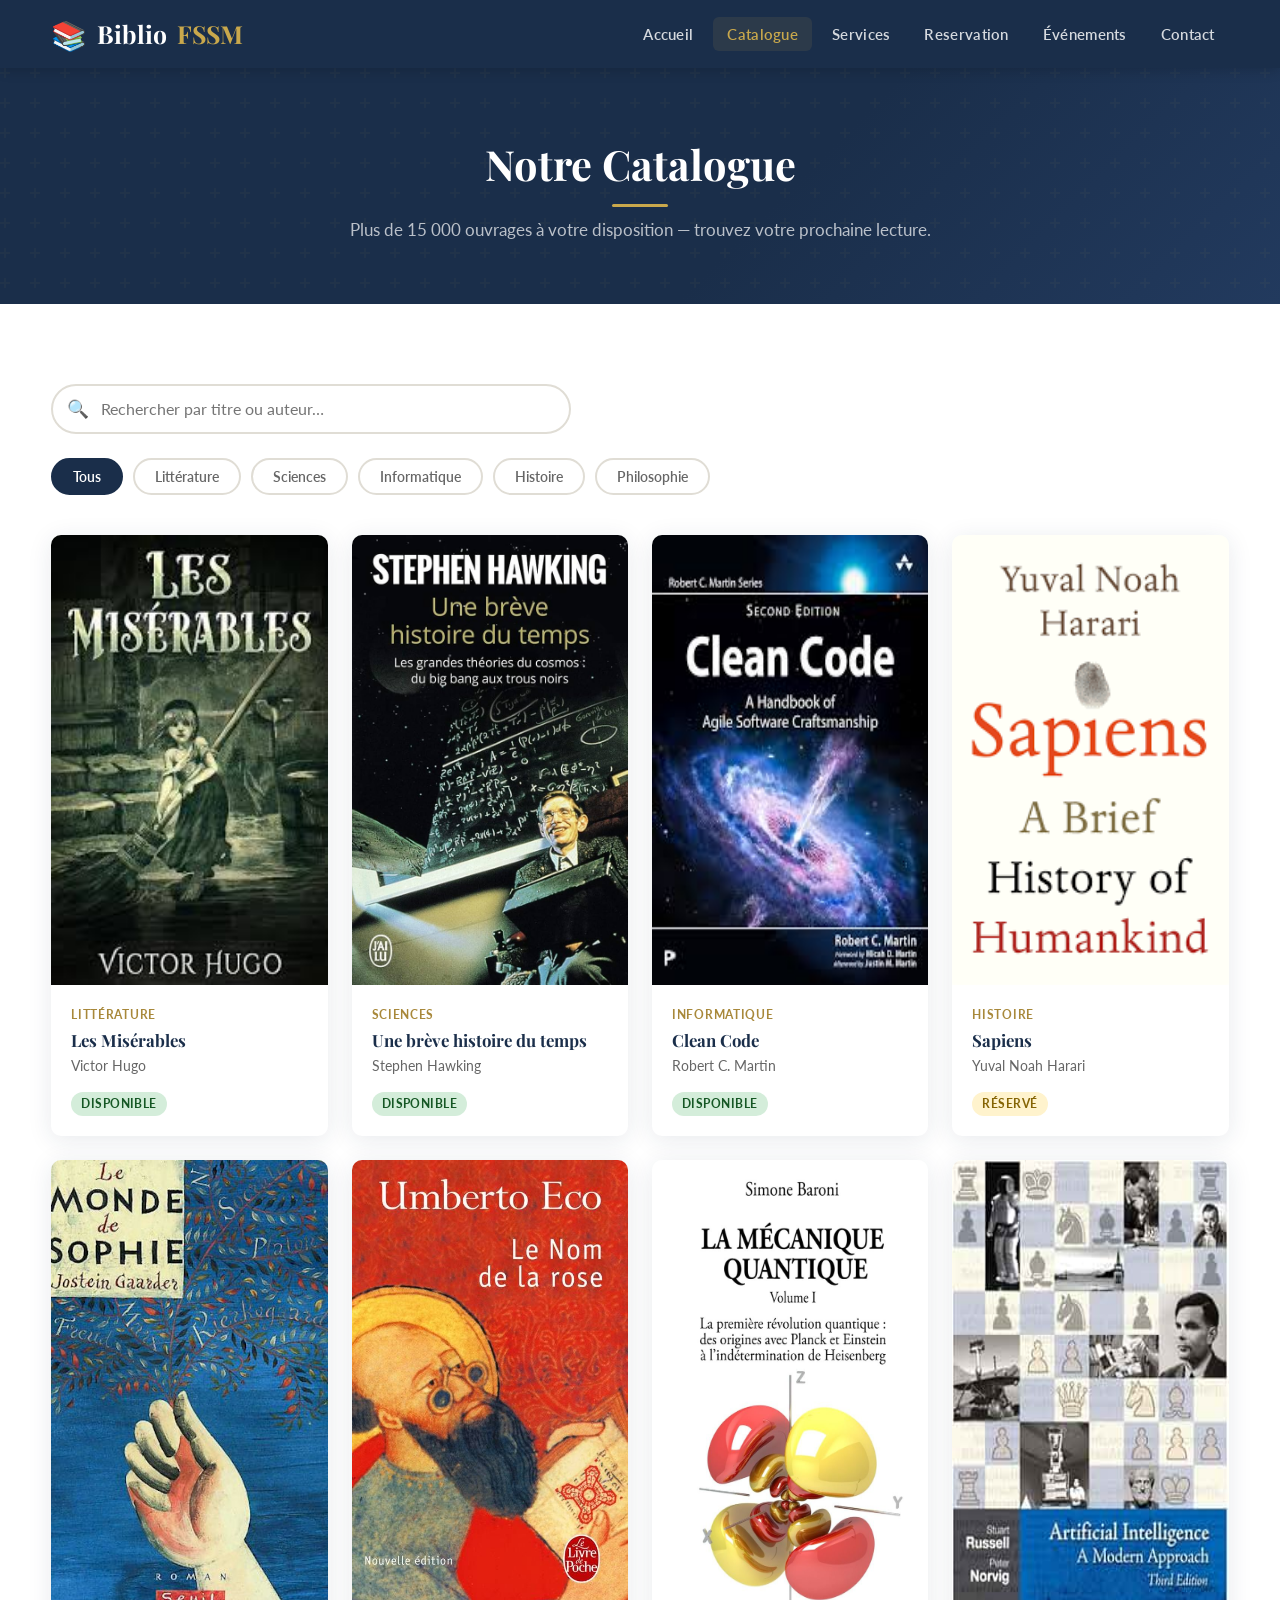
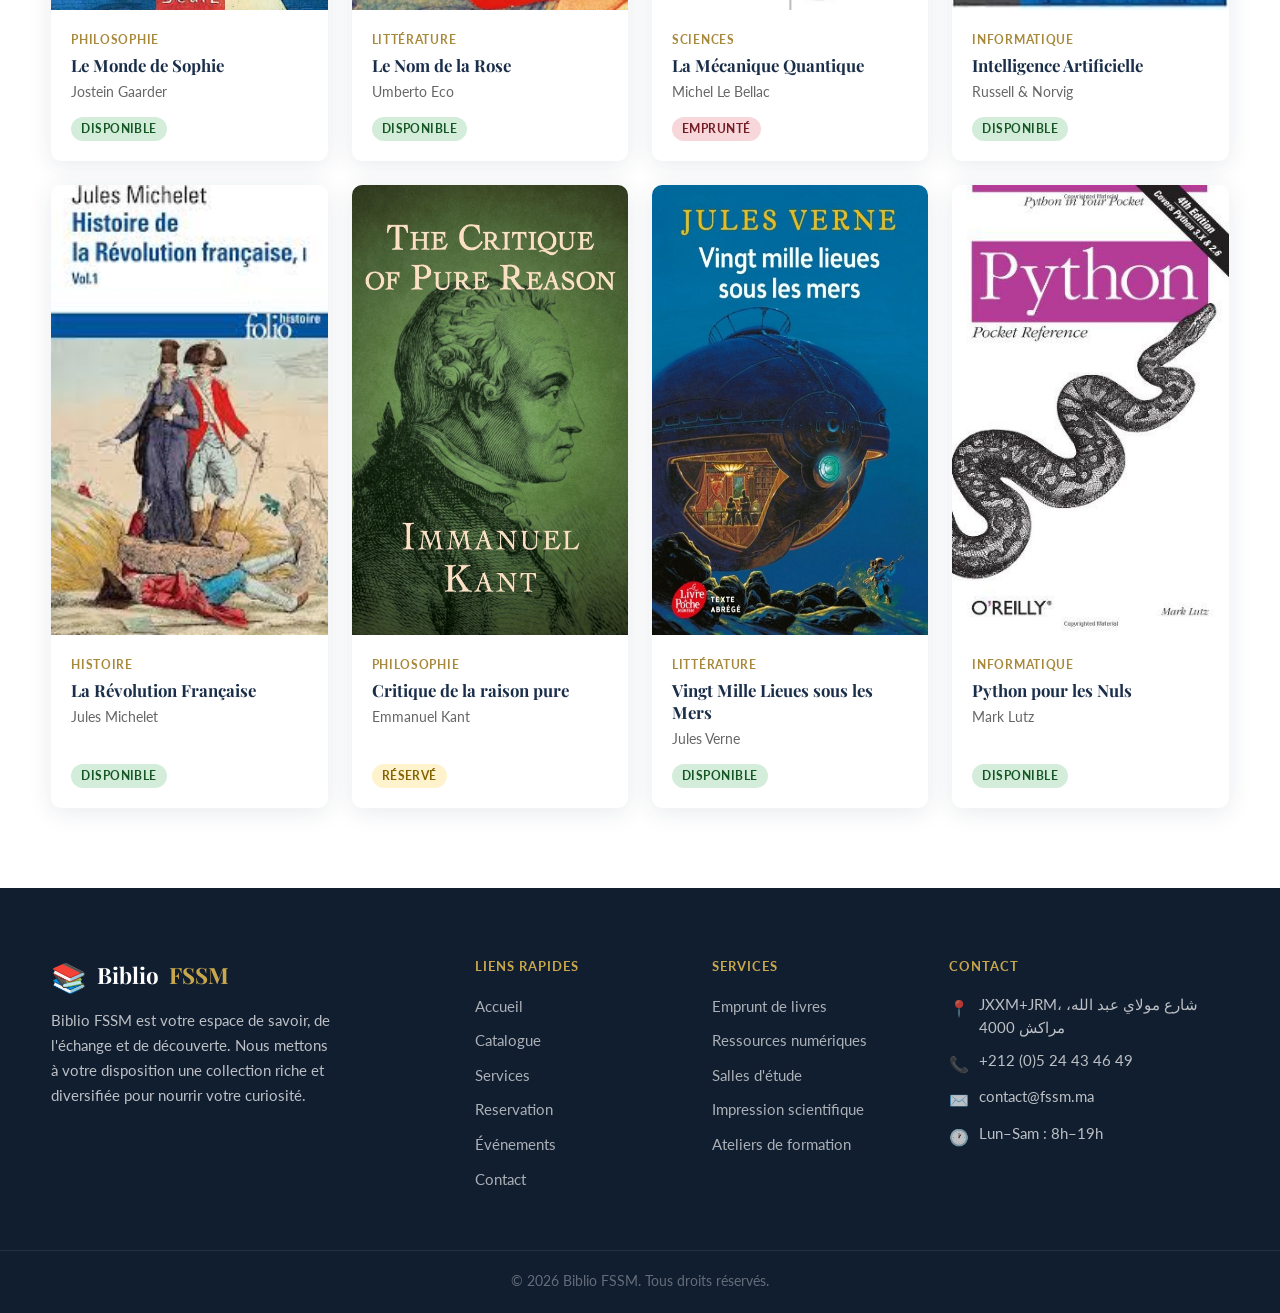
<file: catalogue.html>
<!DOCTYPE html>
<html lang="fr">
<head>
  <meta charset="UTF-8" />
  <meta name="viewport" content="width=device-width, initial-scale=1.0" />
  <title>Catalogue — Biblio FSSM</title>
  <link rel="preconnect" href="https://fonts.googleapis.com" />
  <link rel="preconnect" href="https://fonts.gstatic.com" crossorigin />
  <link href="https://fonts.googleapis.com/css2?family=Playfair+Display:wght@400;600;700&family=Lato:wght@300;400;600;700&display=swap" rel="stylesheet" />
  <link rel="stylesheet" href="css/style.css" />
</head>
<body>

  <!-- ── NAVBAR ── -->
  <nav class="navbar" role="navigation" aria-label="Navigation principale">
    <div class="nav-container">
      <a href="index.html" class="nav-logo" aria-label="Biblio FSSM — Accueil">
        <span class="logo-icon">📚</span>
        Biblio<span>FSSM</span>
      </a>
      <button class="hamburger" id="hamburger" aria-label="Ouvrir le menu" aria-expanded="false">
        <span></span><span></span><span></span>
      </button>
      <ul class="nav-links" id="navLinks" role="list">
        <li><a href="index.html">Accueil</a></li>
        <li><a href="catalogue.html">Catalogue</a></li>
        <li><a href="services.html">Services</a></li>
        <li><a href="reservation.html">Reservation</a></li>
        <li><a href="evenements.html">Événements</a></li>
        <li><a href="contact.html">Contact</a></li>
      </ul>
    </div>
  </nav>

  <!-- ── PAGE HEADER ── -->
  <header class="page-header">
    <h1>Notre Catalogue</h1>
    <div class="gold-line"></div>
    <p>Plus de 15 000 ouvrages à votre disposition — trouvez votre prochaine lecture.</p>
  </header>

  <!-- ── CATALOGUE SECTION ── -->
  <section class="section">
    <div class="container">

      <!-- recherche et filter control -->
      <div class="catalogue-controls">

        <!-- Live reccherche input -->
        <div class="search-box">
          <span class="search-icon" aria-hidden="true">🔍</span>
          <input
            type="search"
            id="bookSearch"
            placeholder="Rechercher par titre ou auteur…"
            aria-label="Rechercher un livre"
            autocomplete="off"
          />
        </div>

        <!-- Category filter buttons -->
        <div class="filter-buttons" role="group" aria-label="Filtrer par catégorie">
          <button class="filter-btn active" data-category="tous">Tous</button>
          <button class="filter-btn" data-category="littérature">Littérature</button>
          <button class="filter-btn" data-category="sciences">Sciences</button>
          <button class="filter-btn" data-category="informatique">Informatique</button>
          <button class="filter-btn" data-category="histoire">Histoire</button>
          <button class="filter-btn" data-category="philosophie">Philosophie</button>
        </div>

      </div>

      <!-- livres— 12 cards -->
      <div class="catalogue-grid">

        <!-- 1 — Littérature -->
        <article class="book-card" data-category="littérature">
          <div class="book-cover" aria-hidden="true" style="display: contents;"><img src="images/Les Misérables.jfif" alt="Les Misérables" height="450px"></div>
          <div class="book-body">
            <div class="book-category">Littérature</div>
            <h3 class="book-title">Les Misérables</h3>
            <p class="book-author">Victor Hugo</p>
            <div class="book-footer">
              <span class="badge badge-available">Disponible</span>
            </div>
          </div>
        </article>

        <!-- 2 — Sciences -->
        <article class="book-card" data-category="sciences">
          <div class="book-cover" aria-hidden="true" style="display: contents;"><img src="images/Une brève histoire du temps.jpg" alt="Une brève histoire du temps" height="450px"></div>
          <div class="book-body">
            <div class="book-category">Sciences</div>
            <h3 class="book-title">Une brève histoire du temps</h3>
            <p class="book-author">Stephen Hawking</p>
            <div class="book-footer">
              <span class="badge badge-available">Disponible</span>
            </div>
          </div>
        </article>

        <!-- 3 — Informatique -->
        <article class="book-card" data-category="informatique">
          <div class="book-cover" aria-hidden="true" style="display: contents;"><img src="images/Clean Code.jfif" alt="Clean Code" height="450px"></div>
          <div class="book-body">
            <div class="book-category">Informatique</div>
            <h3 class="book-title">Clean Code</h3>
            <p class="book-author">Robert C. Martin</p>
            <div class="book-footer">
              <span class="badge badge-available">Disponible</span>
            </div>
          </div>
        </article>

        <!-- 4 — Histoire -->
        <article class="book-card" data-category="histoire">
          <div class="book-cover" aria-hidden="true" style="display: contents;"><img src="images/Sapiens.png" alt="Sapiens" height="450px"></div>
          <div class="book-body">
            <div class="book-category">Histoire</div>
            <h3 class="book-title">Sapiens</h3>
            <p class="book-author">Yuval Noah Harari</p>
            <div class="book-footer">
              <span class="badge badge-reserved">Réservé</span>
            </div>
          </div>
        </article>

        <!-- 5 — Philosophie -->
        <article class="book-card" data-category="philosophie">
          <div class="book-cover" aria-hidden="true" style="display: contents;"><img src="images/Le monde de Sophie.jpg" alt="Le Monde de Sophie" height="450px"></div>
          <div class="book-body">
            <div class="book-category">Philosophie</div>
            <h3 class="book-title">Le Monde de Sophie</h3>
            <p class="book-author">Jostein Gaarder</p>
            <div class="book-footer">
              <span class="badge badge-available">Disponible</span>
            </div>
          </div>
        </article>

        <!-- 6 — Littérature -->
        <article class="book-card" data-category="littérature">
          <div class="book-cover" aria-hidden="true" style="display: contents;"><img src="images/Le Nom de la Rose.jfif" alt="Le Nom de la Rose" height="450px"></div>
          <div class="book-body">
            <div class="book-category">Littérature</div>
            <h3 class="book-title">Le Nom de la Rose</h3>
            <p class="book-author">Umberto Eco</p>
            <div class="book-footer">
              <span class="badge badge-available">Disponible</span>
            </div>
          </div>
        </article>

        <!-- 7 — Sciences -->
        <article class="book-card" data-category="sciences">
          <div class="book-cover" aria-hidden="true" style="display: contents;"><img src="images/La Mécanique Quantique.jfif" alt="La Mécanique Quantique" height="450px"></div>
          <div class="book-body">
            <div class="book-category">Sciences</div>
            <h3 class="book-title">La Mécanique Quantique</h3>
            <p class="book-author">Michel Le Bellac</p>
            <div class="book-footer">
              <span class="badge badge-unavailable">Emprunté</span>
            </div>
          </div>
        </article>

        <!-- 8 — Informatique -->
        <article class="book-card" data-category="informatique">
          <div class="book-cover" aria-hidden="true" style="display: contents;"><img src="images/Intelligence Artificielle.jpg" alt="Intelligence Artificielle" height="450px"></div>
          <div class="book-body">
            <div class="book-category">Informatique</div>
            <h3 class="book-title">Intelligence Artificielle</h3>
            <p class="book-author">Russell & Norvig</p>
            <div class="book-footer">
              <span class="badge badge-available">Disponible</span>
            </div>
          </div>
        </article>

        <!-- 9 — Histoire -->
        <article class="book-card" data-category="histoire">
          <div class="book-cover" aria-hidden="true" style="display: contents;"><img src="images/La Révolution Française.jfif" alt="La Révolution Française" height="450px"></div>
          <div class="book-body">
            <div class="book-category">Histoire</div>
            <h3 class="book-title">La Révolution Française</h3>
            <p class="book-author">Jules Michelet</p>
            <div class="book-footer">
              <span class="badge badge-available">Disponible</span>
            </div>
          </div>
        </article>

        <!-- 10 — Philosophie -->
        <article class="book-card" data-category="philosophie">
          <div class="book-cover" aria-hidden="true" style="display: contents;"><img src="images/Critique de la raison pure.jpg" alt="Critique de la raison pure" height="450px"></div>
          <div class="book-body">
            <div class="book-category">Philosophie</div>
            <h3 class="book-title">Critique de la raison pure</h3>
            <p class="book-author">Emmanuel Kant</p>
            <div class="book-footer">
              <span class="badge badge-reserved">Réservé</span>
            </div>
          </div>
        </article>

        <!-- 11 — Littérature -->
        <article class="book-card" data-category="littérature">
          <div class="book-cover" aria-hidden="true" style="display: contents;"><img src="images/Vingt Mille Lieues sous les Mers.jpg" alt="Vingt Mille Lieues sous les Mers" height="450px"></div>
          <div class="book-body">
            <div class="book-category">Littérature</div>
            <h3 class="book-title">Vingt Mille Lieues sous les Mers</h3>
            <p class="book-author">Jules Verne</p>
            <div class="book-footer">
              <span class="badge badge-available">Disponible</span>
            </div>
          </div>
        </article>

        <!-- 12 — Informatique -->
        <article class="book-card" data-category="informatique">
          <div class="book-cover" aria-hidden="true" style="display: contents;"><img src="images/Python pour les Nuls.jpg" alt="Python pour les Nuls" height="450px"></div>
          <div class="book-body">
            <div class="book-category">Informatique</div>
            <h3 class="book-title">Python pour les Nuls</h3>
            <p class="book-author">Mark Lutz</p>
            <div class="book-footer">
              <span class="badge badge-available">Disponible</span>
            </div>
          </div>
        </article>

      </div><!-- /catalogue-grid -->

      <!-- No results message (shown by JS when nothing matches) -->
      <div id="noResults" class="no-results" style="display:none;" role="status" aria-live="polite">
        <p>🔎 Aucun livre trouvé pour votre recherche. Essayez un autre terme.</p>
      </div>

    </div>
  </section>

  <!-- ── FOOTER ── -->
  <footer class="footer" role="contentinfo">
    <div class="container">
      <div class="footer-grid">
        <div class="footer-brand">
          <div class="nav-logo" style="margin-bottom:14px;">
            <span class="logo-icon">📚</span> Biblio<span>FSSM</span>
          </div>
          <p>Biblio FSSM est votre espace de savoir, de l'échange et de découverte. Nous mettons à votre disposition une collection riche et diversifiée pour nourrir votre curiosité.</p>
        </div>
        <div>
          <h4>Liens rapides</h4>
          <ul>
            <li><a href="index.html">Accueil</a></li>
            <li><a href="catalogue.html">Catalogue</a></li>
            <li><a href="services.html">Services</a></li>
            <li><a href="reservation.html">Reservation</a></li>
            <li><a href="evenements.html">Événements</a></li>
            <li><a href="contact.html">Contact</a></li>
          </ul>
        </div>
        <div>
          <h4>Services</h4>
          <ul>
            <li><a href="services.html">Emprunt de livres</a></li>
            <li><a href="services.html">Ressources numériques</a></li>
            <li><a href="services.html">Salles d'étude</a></li>
            <li><a href="services.html">Impression scientifique</a></li>
            <li><a href="services.html">Ateliers de formation</a></li>
          </ul>
        </div>
        <div>
          <h4>Contact</h4>
          <ul class="footer-contact">
            <li><span class="icon">📍</span><span>JXXM+JRM، شارع مولاي عبد الله، مراكش 4000</span></li>
            <li><span class="icon">📞</span><span>+212 (0)5 24 43 46 49</span></li>
            <li><span class="icon">✉️</span><span>contact@fssm.ma</span></li>
            <li><span class="icon">🕐</span><span>Lun–Sam : 8h–19h</span></li>
          </ul>
        </div>
      </div>
    </div>
    <div class="footer-bottom">
      <p>&copy; 2026 Biblio FSSM. Tous droits réservés.</p>
    </div>
  </footer>

  <button id="scrollTop" aria-label="Retour en haut">&#8679;</button>
  <script src="js/main.js"></script>
</body>
</html>
</file>
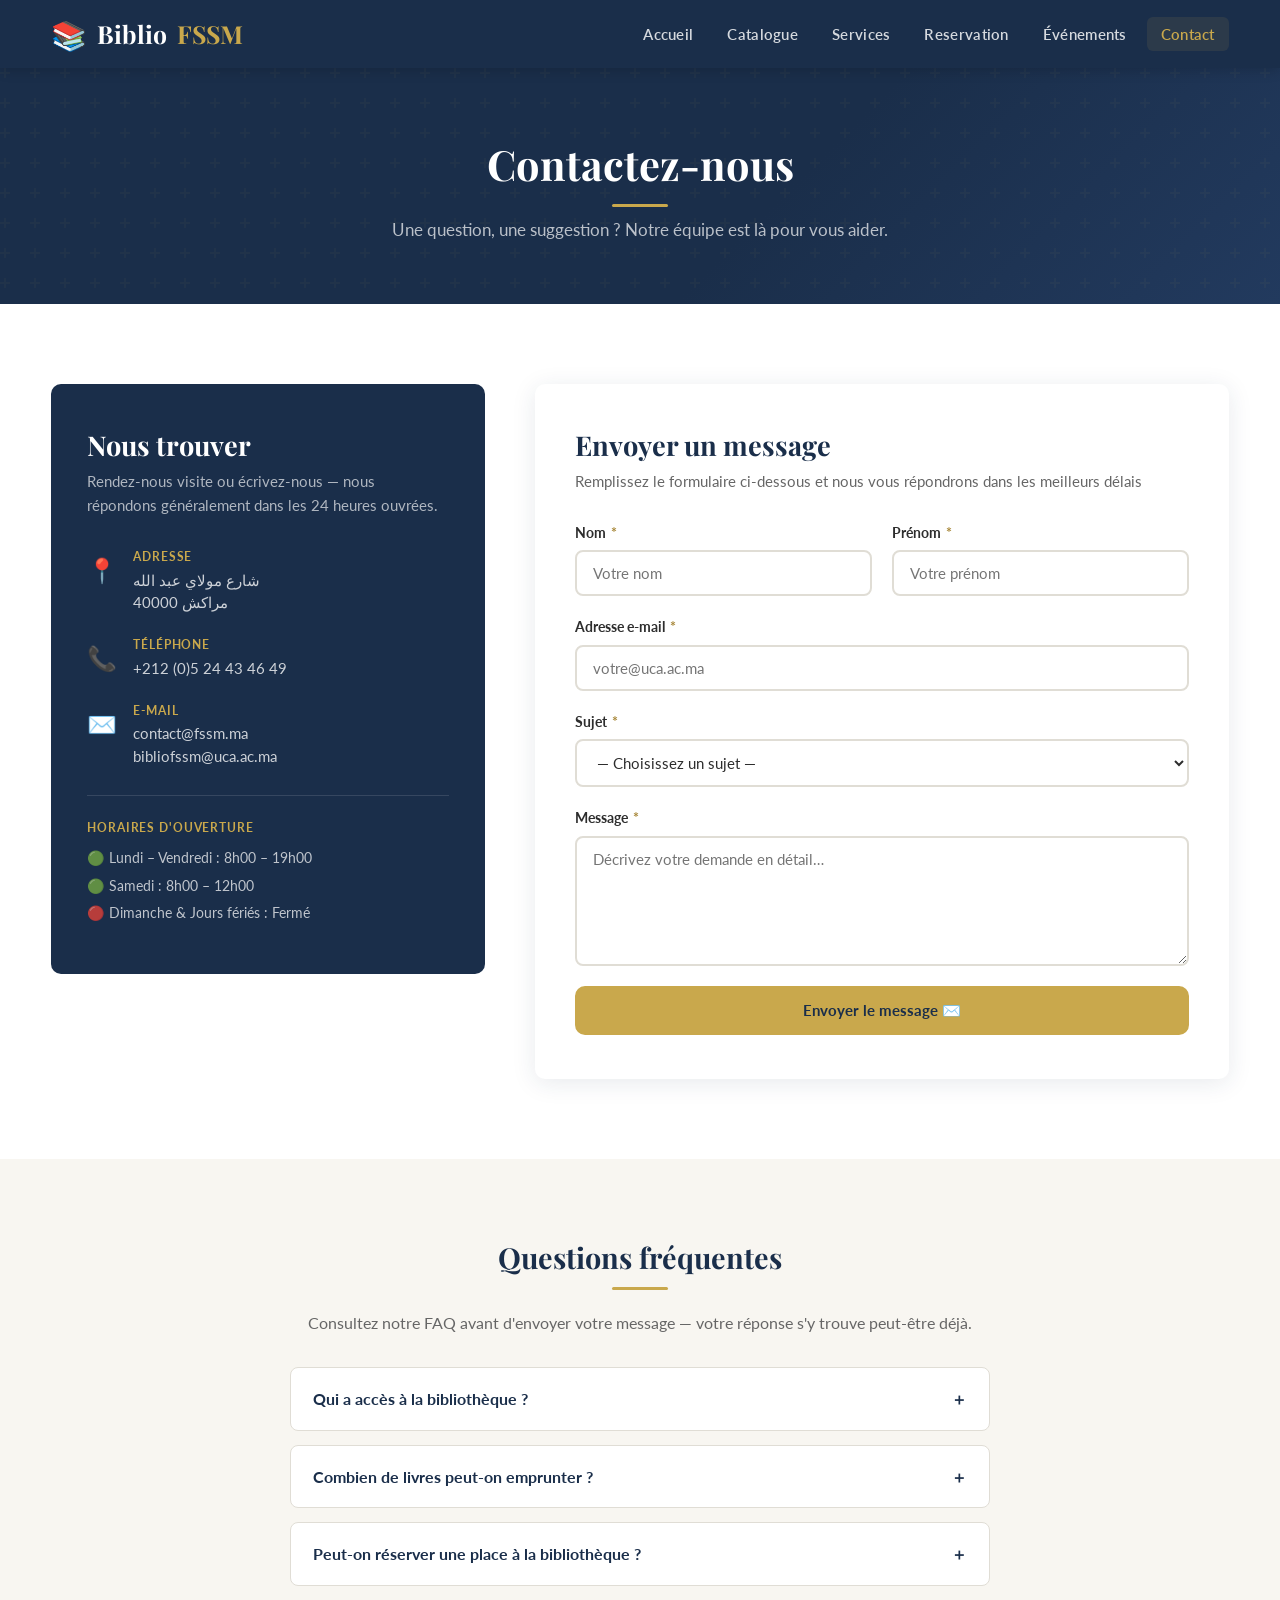
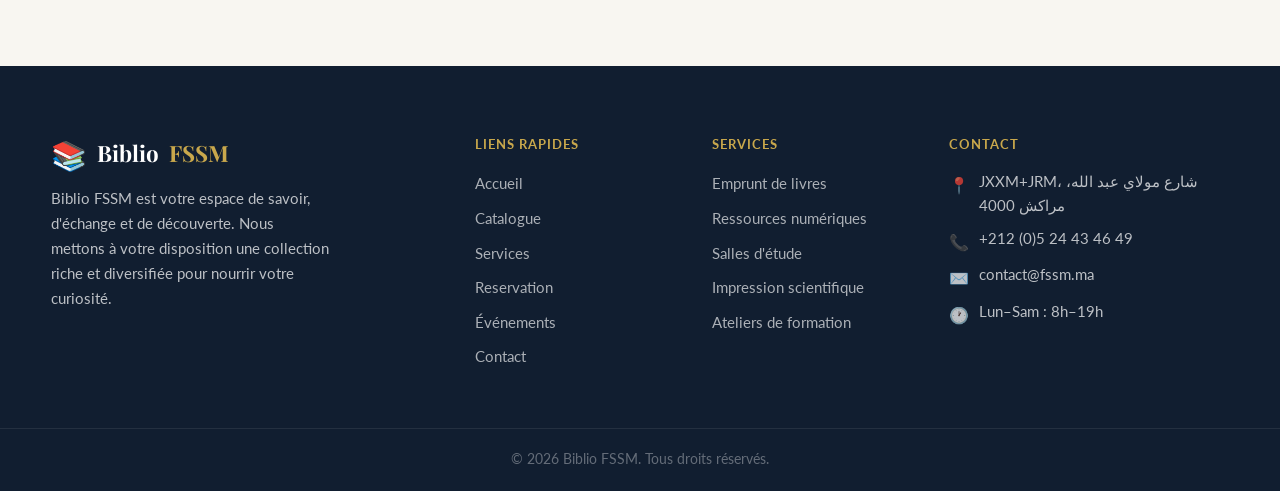
<file: contact.html>
<!DOCTYPE html>
<html lang="fr">
<head>
  <meta charset="UTF-8" />
  <meta name="viewport" content="width=device-width, initial-scale=1.0" />
  <title>Contact — Biblio FSSM</title>
  <link rel="preconnect" href="https://fonts.googleapis.com" />
  <link rel="preconnect" href="https://fonts.gstatic.com" crossorigin />
  <link href="https://fonts.googleapis.com/css2?family=Playfair+Display:wght@400;600;700&family=Lato:wght@300;400;600;700&display=swap" rel="stylesheet" />
  <link rel="stylesheet" href="css/style.css" />
</head>
<body>

  <!-- ── NAVBAR ── -->
  <nav class="navbar" role="navigation" aria-label="Navigation principale">
    <div class="nav-container">
      <a href="index.html" class="nav-logo" aria-label="Biblio fssm — Accueil">
        <span class="logo-icon">📚</span>
        Biblio<span>FSSM</span>
      </a>
      <button class="hamburger" id="hamburger" aria-label="Ouvrir le menu" aria-expanded="false">
        <span></span><span></span><span></span>
      </button>
      <ul class="nav-links" id="navLinks" role="list">
        <li><a href="index.html">Accueil</a></li>
        <li><a href="catalogue.html">Catalogue</a></li>
        <li><a href="services.html">Services</a></li>
        <li><a href="reservation.html">Reservation</a></li>
        <li><a href="evenements.html">Événements</a></li>
        <li><a href="contact.html">Contact</a></li>
      </ul>
    </div>
  </nav>

  <!-- ── PAGE HEADER ── -->
  <header class="page-header">
    <h1>Contactez-nous</h1>
    <div class="gold-line"></div>
    <p>Une question, une suggestion ? Notre équipe est là pour vous aider.</p>
  </header>

  <!-- ── CONTACT  ── -->
  <section class="section">
    <div class="container">

      <div class="contact-layout">

        <!-- ── Left column: contact information ── -->
        <div class="contact-info-card">
          <h2>Nous trouver</h2>
          <p>Rendez-nous visite ou écrivez-nous — nous répondons généralement dans les 24 heures ouvrées.</p>

          <!-- Address -->
          <div class="contact-item">
            <div class="ci-icon" aria-hidden="true">📍</div>
            <div>
              <h4>Adresse</h4>
              <p>شارع مولاي عبد الله<br>مراكش 40000</p>
            </div>
          </div>

          <!-- Phone -->
          <div class="contact-item">
            <div class="ci-icon" aria-hidden="true">📞</div>
            <div>
              <h4>Téléphone</h4>
              <p>+212 (0)5 24 43 46 49</p>
            </div>
          </div>

          <!-- Email -->
          <div class="contact-item">
            <div class="ci-icon" aria-hidden="true">✉️</div>
            <div>
              <h4>E-mail</h4>
              <p>contact@fssm.ma<br>bibliofssm@uca.ac.ma</p>
            </div>
          </div>

          <!-- ouverture  -->
          <div class="contact-hours">
            <h4>Horaires d'ouverture</h4>
            <p>🟢 Lundi – Vendredi : 8h00 – 19h00</p>
            <p>🟢 Samedi : 8h00 – 12h00</p>
            <p>🔴 Dimanche & Jours fériés : Fermé</p>
          </div>
        </div>

        <!-- ── Right column: contact d apres ── -->
        <div class="contact-form-card">
          <h2>Envoyer un message</h2>
          <p>Remplissez le formulaire ci-dessous et nous vous répondrons dans les meilleurs délais </p>

          <!-- Contact form — validated in main.js -->
          <form id="contactForm" novalidate>

            <!-- nom categorie: Nom + Prénom -->
            <div class="form-row">

              <div class="form-group">
                <label for="nom">Nom <span>*</span></label>
                <input
                  type="text"
                  id="nom"
                  name="nom"
                  placeholder="Votre nom"
                  data-required="true"
                  autocomplete="family-name"
                />
                <span class="field-error" id="nomError" role="alert"></span>
              </div>

              <div class="form-group">
                <label for="prenom">Prénom <span>*</span></label>
                <input
                  type="text"
                  id="prenom"
                  name="prenom"
                  placeholder="Votre prénom"
                  data-required="true"
                  autocomplete="given-name"
                />
                <span class="field-error" id="prenomError" role="alert"></span>
              </div>

            </div><!-- /d apres-row -->

            <!-- Email -->
            <div class="form-group">
              <label for="email">Adresse e-mail <span>*</span></label>
              <input
                type="email"
                id="email"
                name="email"
                placeholder="votre@uca.ac.ma"
                data-required="true"
                autocomplete="email"
              />
              <span class="field-error" id="emailError" role="alert"></span>
            </div>

            <!-- choisir un subject -->
            <div class="form-group">
              <label for="sujet">Sujet <span>*</span></label>
              <select id="sujet" name="sujet" data-required="true">
                <option value="">— Choisissez un sujet —</option>
                <option value="adhesion"> Adhésion / Inscription</option>
                <option value="catalogue">Question sur le catalogue</option>
                <option value="reservation">Réservation d'ouvrage</option>
                <option value="salle"> Réservation de salle</option>
                <option value="evenement">Événements et animations</option>
                <option value="suggestion">Suggestion d'acquisition</option>
                <option value="reclamation">Réclamation</option>
                <option value="autre">Autre</option>
              </select>
              <span class="field-error" id="sujetError" role="alert"></span>
            </div>

            <!-- Message — minumum 30 characters -->
            <div class="form-group">
              <label for="message"> Message <span>*</span></label>
              <textarea
                id="message"
                name="message"
                placeholder="Décrivez votre demande en détail…"
                data-required="true"
                data-minlength="30"
                rows="5"
              ></textarea>
              <span class="field-error" id="messageError" role="alert"></span>
            </div>

            <!-- Submit button -->
            <div class="form-submit">
              <button type="submit" class="btn btn-primary" style="width:100%; justify-content:center; display:flex;">
                Envoyer le message ✉️
              </button>
            </div>

          </form>

          <!-- message succes envoyer -->
          <div class="success-message" id="successMessage" role="status" aria-live="polite">
            ✅ Merci ! Votre message a été envoyé. Nous vous répondrons dans les 24 heures ouvrées.
          </div>

        </div><!-- /contact-par-card -->
      </div><!-- /contact-layout -->

    </div>
  </section>

  <!-- ── FAQ teaser ── -->
  <section class="section" style="background:var(--off-white);">
    <div class="container" style="text-align:center; max-width:700px;">
      <h2 style="font-size:1.8rem; color:var(--blue); margin-bottom:12px;">Questions fréquentes</h2>
      <div class="gold-line" style="margin:0 auto 20px;"></div>
      <p style="color:var(--text-light); margin-bottom:32px;">Consultez notre FAQ avant d'envoyer votre message — votre réponse s'y trouve peut-être déjà.</p>

      <div style="display:grid; gap:14px; text-align:left;">

        <details style="background:var(--white); border-radius:8px; padding:18px 22px; border:1px solid var(--border);">
          <summary style="font-weight:700; color:var(--blue); cursor:pointer; list-style:none; display:flex; justify-content:space-between;">
            Qui a accès à la bibliothèque ? <span>＋</span>
          </summary>
          <p style="margin-top:12px; color:var(--text-light); font-size:0.93rem;">Chaque étudiant inscrit à la Faculté des sciences de Semlalia a un accès complet à toutes les ressources de la bibliothèque.</p>
        </details>

        <details style="background:var(--white); border-radius:8px; padding:18px 22px; border:1px solid var(--border);">
          <summary style="font-weight:700; color:var(--blue); cursor:pointer; list-style:none; display:flex; justify-content:space-between;">
            Combien de livres peut-on emprunter ? <span>＋</span>
          </summary>
          <p style="margin-top:12px; color:var(--text-light); font-size:0.93rem;">Chaque membre peut emprunter jusqu’à 3 à 5 livres simultanément pour une durée limitée. </p>
        </details>

        <details style="background:var(--white); border-radius:8px; padding:18px 22px; border:1px solid var(--border);">
          <summary style="font-weight:700; color:var(--blue); cursor:pointer; list-style:none; display:flex; justify-content:space-between;">
            Peut-on réserver une place à la bibliothèque ? <span>＋</span>
          </summary>
          <p style="margin-top:12px; color:var(--text-light); font-size:0.93rem;">Oui, vous pouvez réserver une table ou une salle via la page Réservation du site.</p>
        </details>

      </div>
    </div>
  </section>

  <!-- ── FOOTER ── -->
  <footer class="footer" role="contentinfo">
    <div class="container">
      <div class="footer-grid">
        <div class="footer-brand">
          <div class="nav-logo" style="margin-bottom:14px;">
            <span class="logo-icon">📚</span> Biblio<span>FSSM</span>
          </div>
          <p>Biblio FSSM est votre espace de savoir, d'échange et de découverte. Nous mettons à votre disposition une collection riche et diversifiée pour nourrir votre curiosité.</p>
        </div>
        <div>
          <h4>Liens rapides</h4>
          <ul>
            <li><a href="index.html"> Accueil </a></li>
            <li><a href="catalogue.html"> Catalogue </a></li>
            <li><a href="services.html"> Services </a></li>
            <li><a href="reservation.html"> Reservation </a></li>
            <li><a href="evenements.html"> Événements </a></li>
            <li><a href="contact.html"> Contact </a></li>
          </ul>
        </div>
        <div>
          <h4>Services</h4>
          <ul>
            <li><a href="services.html"> Emprunt de livres </a></li>
            <li><a href="services.html"> Ressources numériques </a></li>
            <li><a href="services.html"> Salles d'étude </a></li>
            <li><a href="services.html"> Impression scientifique </a></li>
            <li><a href="services.html"> Ateliers de formation </a></li>
          </ul>
        </div>
        <div>
          <h4>Contact</h4>
          <ul class="footer-contact">
            <li><span class="icon">📍</span><span>JXXM+JRM، شارع مولاي عبد الله، مراكش 4000</span></li>
            <li><span class="icon">📞</span><span>+212 (0)5 24 43 46 49</span></li>
            <li><span class="icon">✉️</span><span>contact@fssm.ma</span></li>
            <li><span class="icon">🕐</span><span>Lun–Sam : 8h–19h</span></li>
          </ul>
        </div>
      </div>
    </div>
    <div class="footer-bottom">
      <p>&copy; 2026 Biblio FSSM. Tous droits réservés.</p>
    </div>
  </footer>

  <button id="scrollTop" aria-label="Retour en haut">&#8679;</button>
  <script src="js/main.js"></script>
</body>
</html>
</file>
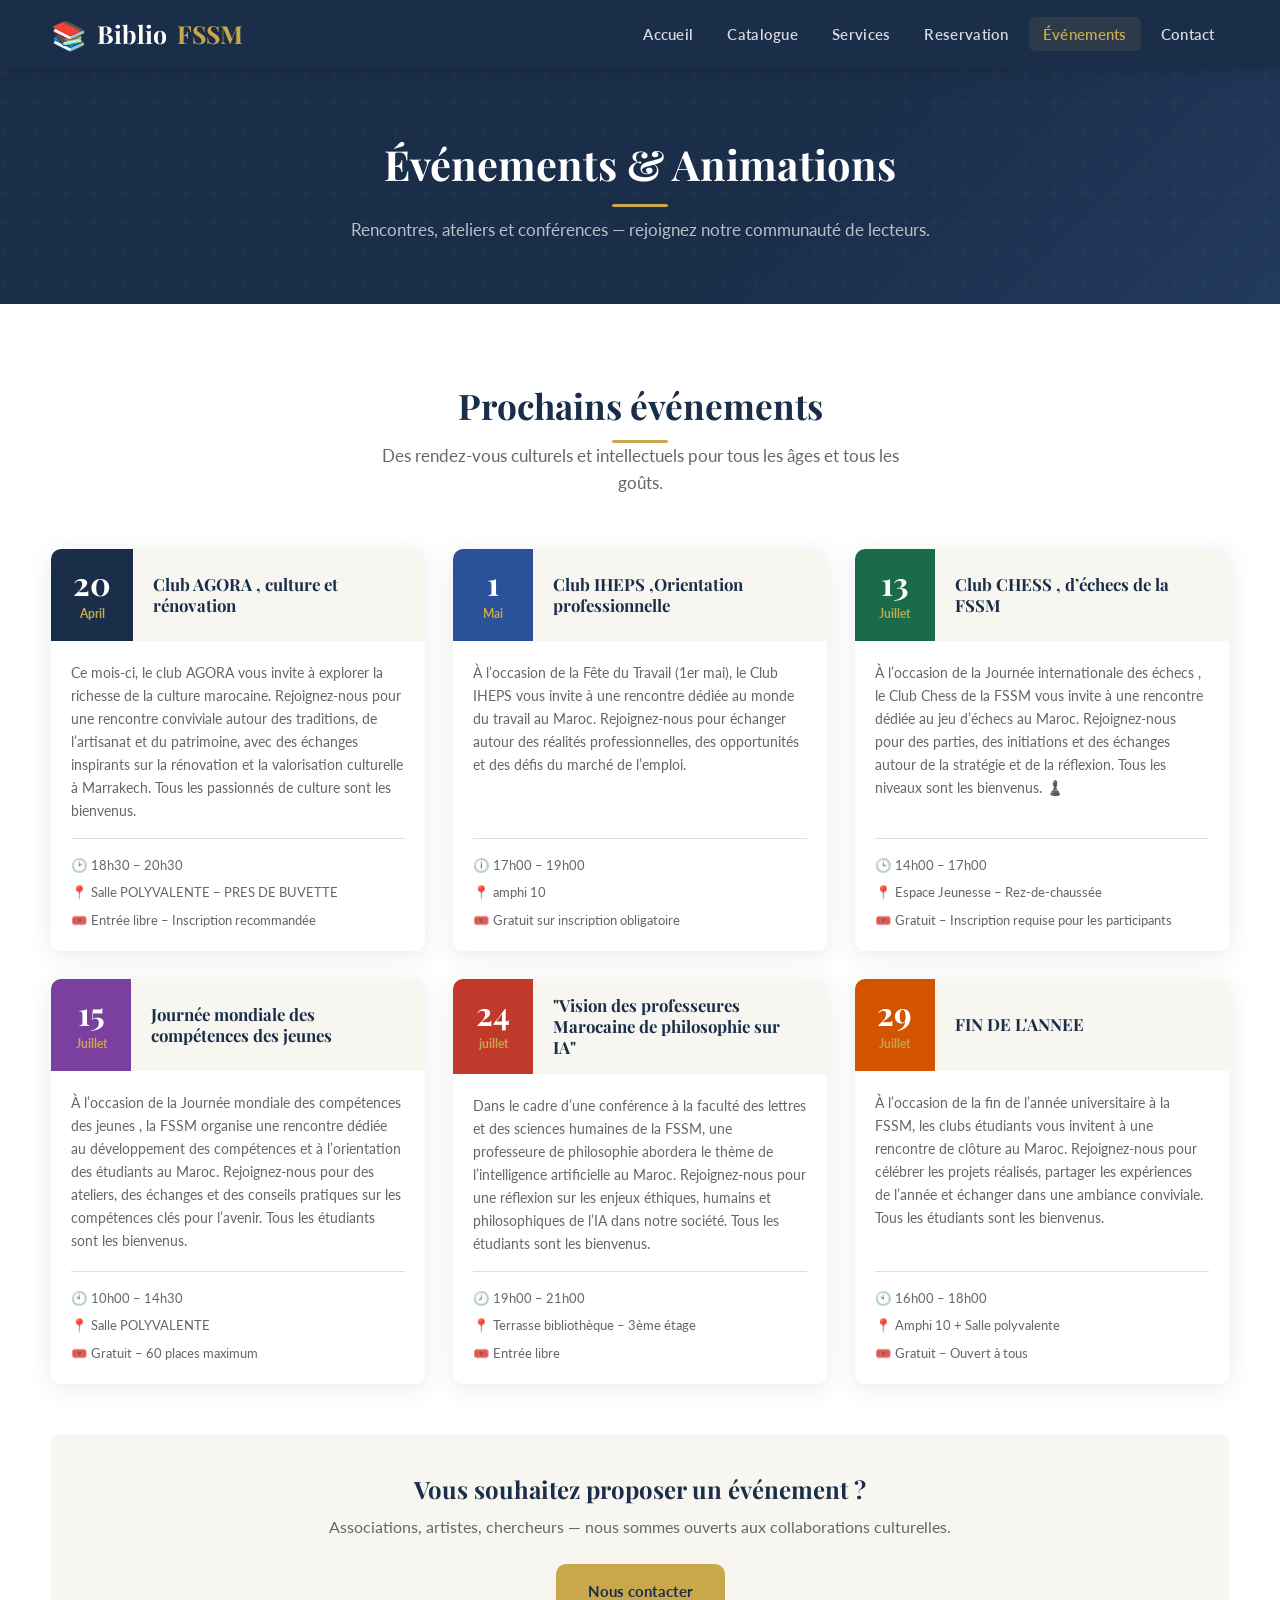
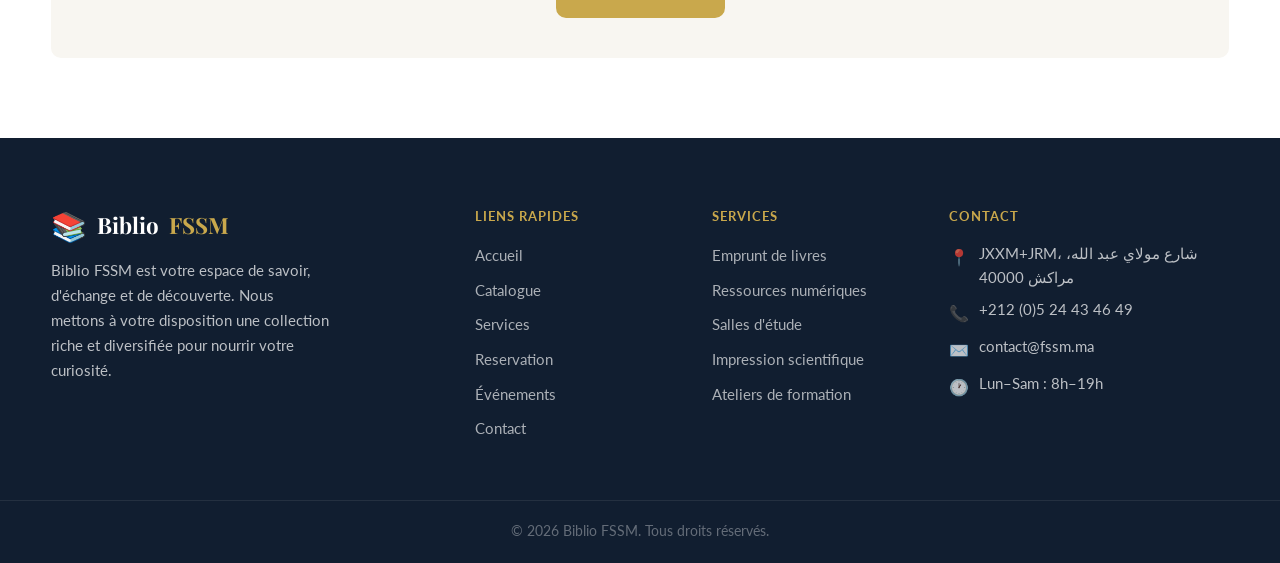
<file: evenements.html>
<!DOCTYPE html>
<html lang="fr">
<head>
  <meta charset="UTF-8" />
  <meta name="viewport" content="width=device-width, initial-scale=1.0" />
  <title>Événements — Biblio FSSM </title>
  <link rel="preconnect" href="https://fonts.googleapis.com" />
  <link rel="preconnect" href="https://fonts.gstatic.com" crossorigin />
  <link href="https://fonts.googleapis.com/css2?family=Playfair+Display:wght@400;600;700&family=Lato:wght@300;400;600;700&display=swap" rel="stylesheet" />
  <link rel="stylesheet" href="css/style.css" />
</head>
<body>

  <!-- ── NAVBAR ── -->
  <nav class="navbar" role="navigation" aria-label="Navigation principale">
    <div class="nav-container">
      <a href="index.html" class="nav-logo" aria-label="BiblioHub — Accueil">
        <span class="logo-icon">📚</span>
        Biblio<span>FSSM</span>
      </a>
      <button class="hamburger" id="hamburger" aria-label="Ouvrir le menu" aria-expanded="false">
        <span></span><span></span><span></span>
      </button>
      <ul class="nav-links" id="navLinks" role="list">
        <li><a href="index.html">Accueil</a></li>
        <li><a href="catalogue.html">Catalogue</a></li>
        <li><a href="services.html">Services</a></li>
        <li><a href="reservation.html">Reservation</a></li>
        <li><a href="evenements.html">Événements</a></li>
        <li><a href="contact.html">Contact</a></li>
      </ul>
    </div>
  </nav>

  <!-- ── PAGE HEADER ── -->
  <header class="page-header">
    <h1>Événements & Animations</h1>
    <div class="gold-line"></div>
    <p>Rencontres, ateliers et conférences — rejoignez notre communauté de lecteurs.</p>
  </header>

  <!-- ── EVENTS SECTION ── -->
  <section class="section">
    <div class="container">

      <div class="section-header">
        <h2>Prochains événements</h2>
        <div class="gold-line"></div>
        <p>Des rendez-vous culturels et intellectuels pour tous les âges et tous les goûts.</p>
      </div>

      <div class="events-grid">

        <!-- Event 1 — Book Club -->
        <article class="event-card">
          <div class="event-header">
            <div class="event-date">
              <div class="day">20</div>
              <div class="month">April</div>
            </div>
            <div class="event-title-block">
              <h3>Club AGORA , culture et rénovation</h3>
            </div>
          </div>
          <div class="event-body">
            <p>Ce mois-ci, le club AGORA vous invite à explorer la richesse de la culture marocaine. Rejoignez-nous pour une rencontre conviviale autour des traditions, de l’artisanat et du patrimoine, avec des échanges inspirants sur la rénovation et la valorisation culturelle à Marrakech. Tous les passionnés de culture sont les bienvenus.</p>
            <div class="event-meta">
              <span>🕑 18h30 – 20h30</span>
              <span>📍 Salle POLYVALENTE – PRES DE BUVETTE</span>
              <span>🎟️ Entrée libre – Inscription recommandée</span>
            </div>
          </div>
        </article>

        <!-- Event 2 — Author Conference -->
        <article class="event-card">
          <div class="event-header">
            <div class="event-date">
              <div class="day">1</div>
              <div class="month">Mai</div>
            </div>
            <div class="event-title-block">
              <h3> Club IHEPS ,Orientation professionnelle</h3>
            </div>
          </div>
          <div class="event-body">
            <p>À l’occasion de la Fête du Travail (1er mai), le Club IHEPS vous invite à une rencontre dédiée au monde du travail au Maroc. Rejoignez-nous pour échanger autour des réalités professionnelles, des opportunités et des défis du marché de l’emploi.</p>
            <div class="event-meta">
              <span>🕕 17h00 – 19h00</span>
              <span>📍 amphi 10 </span>
              <span>🎟️ Gratuit sur inscription obligatoire</span>
            </div>
          </div>
        </article>

        <!-- Event 3 — Children Workshop -->
        <article class="event-card">
          <div class="event-header">
            <div class="event-date">
              <div class="day">13</div>
              <div class="month">Juillet</div>
            </div>
            <div class="event-title-block">
              <h3>Club CHESS , d’échecs de la FSSM</h3>
            </div>
          </div>
          <div class="event-body">
            <p>À l’occasion de la Journée internationale des échecs , le Club Chess de la FSSM vous invite à une rencontre dédiée au jeu d’échecs au Maroc. Rejoignez-nous pour des parties, des initiations et des échanges autour de la stratégie et de la réflexion. Tous les niveaux sont les bienvenus. ♟️</p>
            <div class="event-meta">
              <span>🕒 14h00 – 17h00</span>
              <span>📍 Espace Jeunesse – Rez-de-chaussée</span>
              <span>🎟️ Gratuit – Inscription requise pour les participants</span>
            </div>
          </div>
        </article>

        <!-- Event 4 — Science Workshop -->
        <article class="event-card">
          <div class="event-header">
            <div class="event-date">
              <div class="day"> 15</div>
              <div class="month">Juillet</div>
            </div>
            <div class="event-title-block">
              <h3>Journée mondiale des compétences des jeunes</h3>
            </div>
          </div>
          <div class="event-body">
            <p>À l’occasion de la Journée mondiale des compétences des jeunes , la FSSM organise une rencontre dédiée au développement des compétences et à l’orientation des étudiants au Maroc. Rejoignez-nous pour des ateliers, des échanges et des conseils pratiques sur les compétences clés pour l’avenir. Tous les étudiants sont les bienvenus.</p>
            <div class="event-meta">
              <span>🕙 10h00 – 14h30</span>
              <span>📍 Salle POLYVALENTE </span>
              <span>🎟️ Gratuit – 60 places maximum</span>
            </div>
          </div>
        </article>

        <!-- Event 5 — Philosophy Night -->
        <article class="event-card">
          <div class="event-header">
            <div class="event-date">
              <div class="day">24</div>
              <div class="month">juillet</div>
            </div>
            <div class="event-title-block">
              <h3> "Vision des professeures Marocaine de philosophie sur IA"</h3>
            </div>
          </div>
          <div class="event-body">
            <p>Dans le cadre d’une conférence à la faculté des lettres et des sciences humaines de la FSSM, une professeure de philosophie abordera le thème de l’intelligence artificielle au Maroc. Rejoignez-nous pour une réflexion sur les enjeux éthiques, humains et philosophiques de l’IA dans notre société. Tous les étudiants sont les bienvenus.</p>
            <div class="event-meta">
              <span>🕗 19h00 – 21h00</span>
              <span>📍 Terrasse bibliothèque – 3ème étage</span>
              <span>🎟️ Entrée libre</span>
            </div>
          </div>
        </article>

        <!-- Event 6 — Book Fair -->
        <article class="event-card">
          <div class="event-header">
            <div class="event-date">
              <div class="day">29</div>
              <div class="month">Juillet</div>
            </div>
            <div class="event-title-block">
              <h3>FIN DE L'ANNEE</h3>
            </div>
          </div>
          <div class="event-body">
            <p>À l’occasion de la fin de l’année universitaire à la FSSM, les clubs étudiants vous invitent à une rencontre de clôture au Maroc. Rejoignez-nous pour célébrer les projets réalisés, partager les expériences de l’année et échanger dans une ambiance conviviale. Tous les étudiants sont les bienvenus.</p>
            <div class="event-meta">
              <span>🕙 16h00 – 18h00</span>
              <span>📍 Amphi 10 + Salle polyvalente</span>
              <span>🎟️ Gratuit – Ouvert à tous </span>
            </div>
          </div>
        </article>

      </div><!-- /events-grid -->

      <!-- CTA -->
      <div style="text-align:center; margin-top:50px; padding:40px; background:var(--off-white); border-radius:var(--radius);">
        <h3 style="font-size:1.5rem; color:var(--blue); margin-bottom:10px;"> Vous souhaitez proposer un événement ?</h3>
        <p style="color:var(--text-light); margin-bottom:24px;">Associations, artistes, chercheurs — nous sommes ouverts aux collaborations culturelles.</p>
        <a href="contact.html" class="btn btn-primary">Nous contacter</a>
      </div>

    </div>
  </section>

  <!-- ── FOOTER ── -->
  <footer class="footer" role="contentinfo">
    <div class="container">
      <div class="footer-grid">
        <div class="footer-brand">
          <div class="nav-logo" style="margin-bottom:14px;">
            <span class="logo-icon">📚</span> Biblio<span>FSSM</span>
          </div>
          <p>Biblio FSSM est votre espace de savoir, d'échange et de découverte. Nous mettons à votre disposition une collection riche et diversifiée pour nourrir votre curiosité.</p>
        </div>
        <div>
          <h4>Liens rapides</h4>
          <ul>
            <li><a href="index.html">Accueil</a></li>
            <li><a href="catalogue.html">Catalogue</a></li>
            <li><a href="services.html">Services</a></li>
            <li><a href="reservation.html">Reservation</a></li>
            <li><a href="evenements.html">Événements</a></li>
            <li><a href="contact.html">Contact</a></li>
          </ul>
        </div>
        <div>
          <h4>Services</h4>
          <ul>
            <li><a href="services.html">Emprunt de livres</a></li>
            <li><a href="services.html">Ressources numériques</a></li>
            <li><a href="services.html">Salles d'étude</a></li>
            <li><a href="services.html">Impression scientifique</a></li>
            <li><a href="services.html">Ateliers de formation</a></li>
          </ul>
        </div>
        <div>
          <h4>Contact</h4>
          <ul class="footer-contact">
            <li><span class="icon">📍</span><span>JXXM+JRM، شارع مولاي عبد الله، مراكش 40000</span></li>
            <li><span class="icon">📞</span><span>+212 (0)5 24 43 46 49</span></li>
            <li><span class="icon">✉️</span><span>contact@fssm.ma</span></li>
            <li><span class="icon">🕐</span><span>Lun–Sam : 8h–19h</span></li>
          </ul>
        </div>
      </div>
    </div>
    <div class="footer-bottom">
      <p>&copy; 2026 Biblio FSSM. Tous droits réservés.</p>
    </div>
  </footer>

  <button id="scrollTop" aria-label="Retour en haut">&#8679;</button>
  <script src="js/main.js"></script>
</body>
</html>
</file>
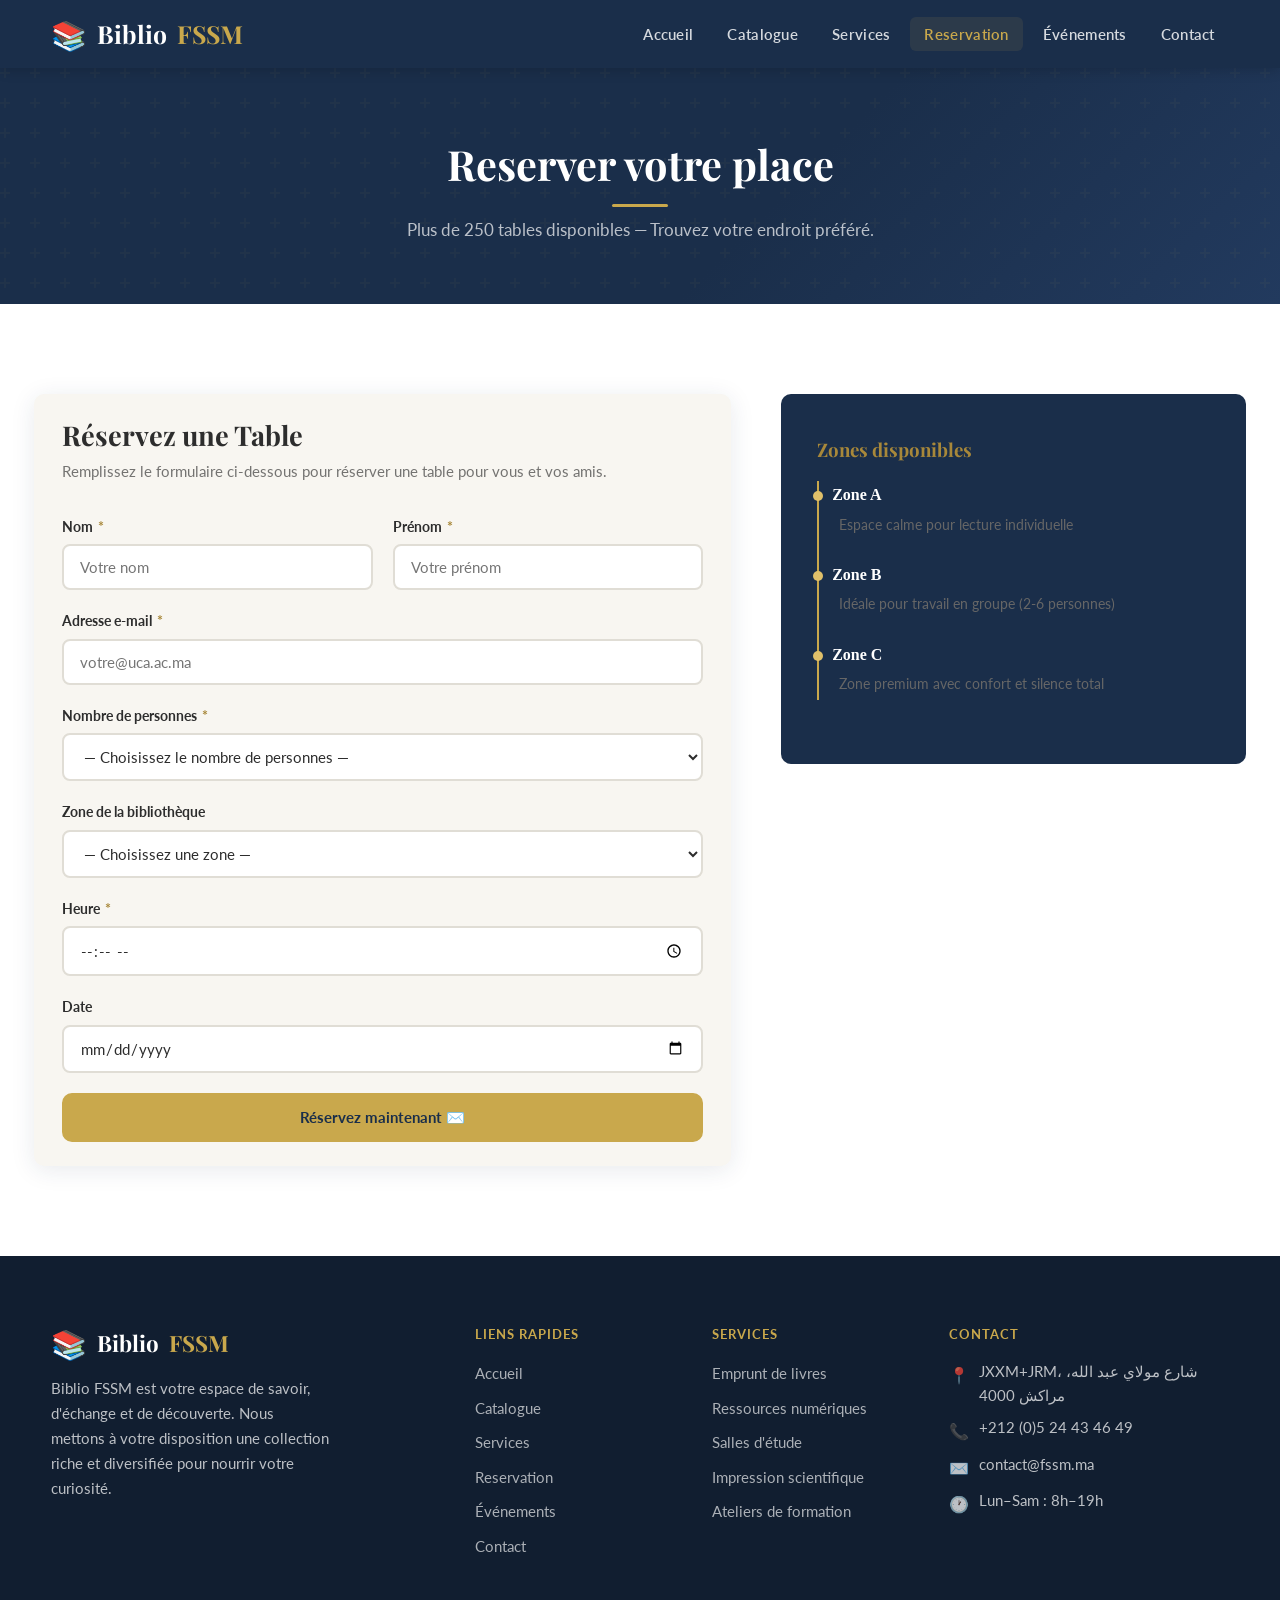
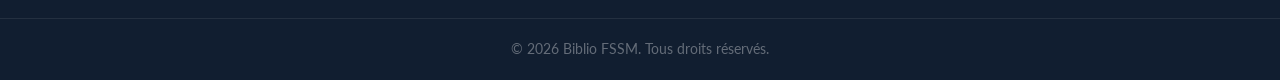
<file: reservation.html>
<!DOCTYPE html>
<html lang="en">
<head>
    <meta charset="UTF-8" />
  <meta name="viewport" content="width=device-width, initial-scale=1.0" />
  <title>Biblio FSSM — Votre Bibliothèque Moderne</title>
  <link rel="preconnect" href="https://fonts.googleapis.com" />
  <link rel="preconnect" href="https://fonts.gstatic.com" crossorigin />
  <link href="https://fonts.googleapis.com/css2?family=Playfair+Display:wght@400;600;700&family=Lato:wght@300;400;600;700&display=swap" rel="stylesheet" />
  <link rel="stylesheet" href="css/style.css" />
</head>
<body>

    <!-- ── NAVBAR ── -->
    <nav class="navbar" role="navigation" aria-label="Navigation principale">
        <div class="nav-container">

            <!-- Logo -->
            <a href="index.html" class="nav-logo" aria-label="Biblio FSSM — Accueil">
                <span class="logo-icon">📚</span>
                Biblio<span>FSSM</span>
            </a>

            <!-- Hamburger (mobile) -->
            <button class="hamburger" id="hamburger" aria-label="Ouvrir le menu" aria-expanded="false">
                <span></span>
                <span></span>
                <span></span>
            </button>

            <!-- Navigation links -->
            <ul class="nav-links" id="navLinks" role="list">
                <li><a href="index.html">Accueil</a></li>
                <li><a href="catalogue.html">Catalogue</a></li>
                <li><a href="services.html">Services</a></li>
                <li><a href="reservation.html">Reservation</a></li>
                <li><a href="evenements.html">Événements</a></li>
                <li><a href="contact.html">Contact</a></li>
            </ul>
        </div>
    </nav>

    <!-- ── PAGE HEADER ── -->
    <header class="page-header">
        <h1>Reserver votre place</h1>
        <div class="gold-line"></div>
        <p>Plus de 250 tables disponibles — Trouvez votre endroit préféré.</p>
    </header>

    <!-- ── RESERVATION SECTION ── -->
    <section class="section">
        
        <div class="reservation-container">
            <!-- Form de reservation-->
            <div class="reservation-form-card">
                <h2>Réservez une Table</h2>
                <p>Remplissez le formulaire ci-dessous pour réserver une table pour vous et vos amis.</p>

                <form id="reservForm" novalidate>

                    <!-- Name row: Nom + Prénom -->
                    <div class="form-row">

                        <div class="form-group">
                            <label for="nom">Nom <span>*</span></label>
                            <input
                            type="text"
                            id="nom"
                            name="nom"
                            placeholder="Votre nom"
                            data-required="true"
                            autocomplete="family-name"
                            />
                            <span class="field-error" id="nomError" role="alert"></span>
                        </div>

                        <div class="form-group">
                            <label for="prenom">Prénom <span>*</span></label>
                            <input
                            type="text"
                            id="prenom"
                            name="prenom"
                            placeholder="Votre prénom"
                            data-required="true"
                            autocomplete="given-name"
                            />
                            <span class="field-error" id="prenomError" role="alert"></span>
                        </div>

                    </div><!-- /form-row -->

                    <!-- Email -->
                    <div class="form-group">
                    <label for="email">Adresse e-mail <span>*</span></label>
                    <input
                        type="email"
                        id="email"
                        name="email"
                        placeholder="votre@uca.ac.ma"
                        data-required="true"
                        autocomplete="email"
                    />
                    <span class="field-error" id="emailError" role="alert"></span>
                    </div>

                    <!-- Num-personnes select -->
                    <div class="form-group">
                    <label for="Num-personnes">Nombre de personnes <span>*</span></label>
                    <select id="Num-personnes" name="Num-personnes" data-required="true">
                        <option value="">— Choisissez le nombre de personnes —</option>
                        <option value="1">1</option>
                        <option value="2">2</option>
                        <option value="3">3</option>
                        <option value="4">4</option>
                        <option value="5">5</option>
                        <option value="6">6</option>
                    </select>
                    <span class="field-error" id="sujetError" role="alert"></span>
                    </div>

                    <!-- Select de la zone -->
                    <div class="form-group">
                        <label for="biblio-zone">Zone de la bibliothèque </label>
                        <select name="biblio-zone" id="biblio-zone" data-required="true">
                        <option value="">— Choisissez une zone —</option>
                        <option value="A">Zone A</option>
                        <option value="B">Zone B</option>
                        <option value="C">Zone C</option>
                        </select>
                    </div>

                    <!-- Choisir le bon moment — etrer la date est le time -->
                    <div class="form-group">
                    <label for="Heure">Heure <span>*</span></label>
                    <input
                        type="time"
                        name="Heure" id="Heure" 
                        data-required="true"
                        />
                    <span class="field-error" id="messageError" role="alert"></span>
                    </div>

                    <div class="form-group">
                        <label for="date">Date</label>
                        <input 
                        type="date" 
                        name="date" id="date" 
                        data-required="true">
                    </div>

                    <!-- Submit button -->
                    <div class="form-submit">
                    <button type="submit" class="btn btn-primary" style="width:100%; justify-content:center; display:flex;">
                        Réservez maintenant ✉️
                    </button>
                    </div>

                </form>

                <!-- Success reservation (shown by JS after valid submission) -->
                <div class="success-message" id="successMessage" role="status" aria-live="polite">
                    ✅ Merci ! Votre reservation a bien été enregistrée, nous avons hâte de vous accueillir à Biblio FSSM.
                </div>

            </div>

            <!-- CARD INFO -->
            <div class="zones-card">
                <h3>Zones disponibles</h3>

                <ul class="zones-list">
                <li>
                    <span class="dot"></span>
                    <div>
                    <strong>Zone A</strong>
                    <p>Espace calme pour lecture individuelle</p>
                    </div>
                </li>

                <li>
                    <span class="dot"></span>
                    <div>
                    <strong>Zone B</strong>
                    <p>Idéale pour travail en groupe (2-6 personnes)</p>
                    </div>
                </li>

                <li>
                    <span class="dot"></span>
                    <div>
                    <strong>Zone C</strong>
                    <p>Zone premium avec confort et silence total</p>
                    </div>
                </li>
                </ul>

            </div>
        </div>

    </section>

  <!-- ── FOOTER ── -->
  <footer class="footer" role="contentinfo">
    <div class="container">
      <div class="footer-grid">
        <div class="footer-brand">
          <div class="nav-logo" style="margin-bottom:14px;">
            <span class="logo-icon">📚</span> Biblio<span>FSSM</span>
          </div>
          <p>Biblio FSSM est votre espace de savoir, d'échange et de découverte. Nous mettons à votre disposition une collection riche et diversifiée pour nourrir votre curiosité.</p>
        </div>
        <div>
          <h4>Liens rapides</h4>
          <ul>
            <li><a href="index.html"> Accueil </a></li>
            <li><a href="catalogue.html"> Catalogue </a></li>
            <li><a href="services.html"> Services </a></li>
            <li><a href="reservation.html"> Reservation </a></li>
            <li><a href="evenements.html"> Événements </a></li>
            <li><a href="contact.html"> Contact</a></li>
          </ul>
        </div>
        <div>
          <h4>Services</h4>
          <ul>
            <li><a href="services.html">Emprunt de livres</a></li>
            <li><a href="services.html">Ressources numériques</a></li>
            <li><a href="services.html">Salles d'étude</a></li>
            <li><a href="services.html">Impression scientifique</a></li>
            <li><a href="services.html">Ateliers de formation</a></li>
          </ul>
        </div>
        <div>
          <h4>Contact</h4>
          <ul class="footer-contact">
            <li><span class="icon">📍</span><span>JXXM+JRM، شارع مولاي عبد الله، مراكش 4000</span></li>
            <li><span class="icon">📞</span><span>+212 (0)5 24 43 46 49</span></li>
            <li><span class="icon">✉️</span><span>contact@fssm.ma</span></li>
            <li><span class="icon">🕐</span><span>Lun–Sam : 8h–19h</span></li>
          </ul>
        </div>
      </div>
    </div>
    <div class="footer-bottom">
      <p>&copy; 2026 Biblio FSSM. Tous droits réservés.</p>
    </div>
  </footer>

  <button id="scrollTop" aria-label="Retour en haut">&#8679;</button>
  <script src="js/main.js"></script>


</body>
</html>
</file>
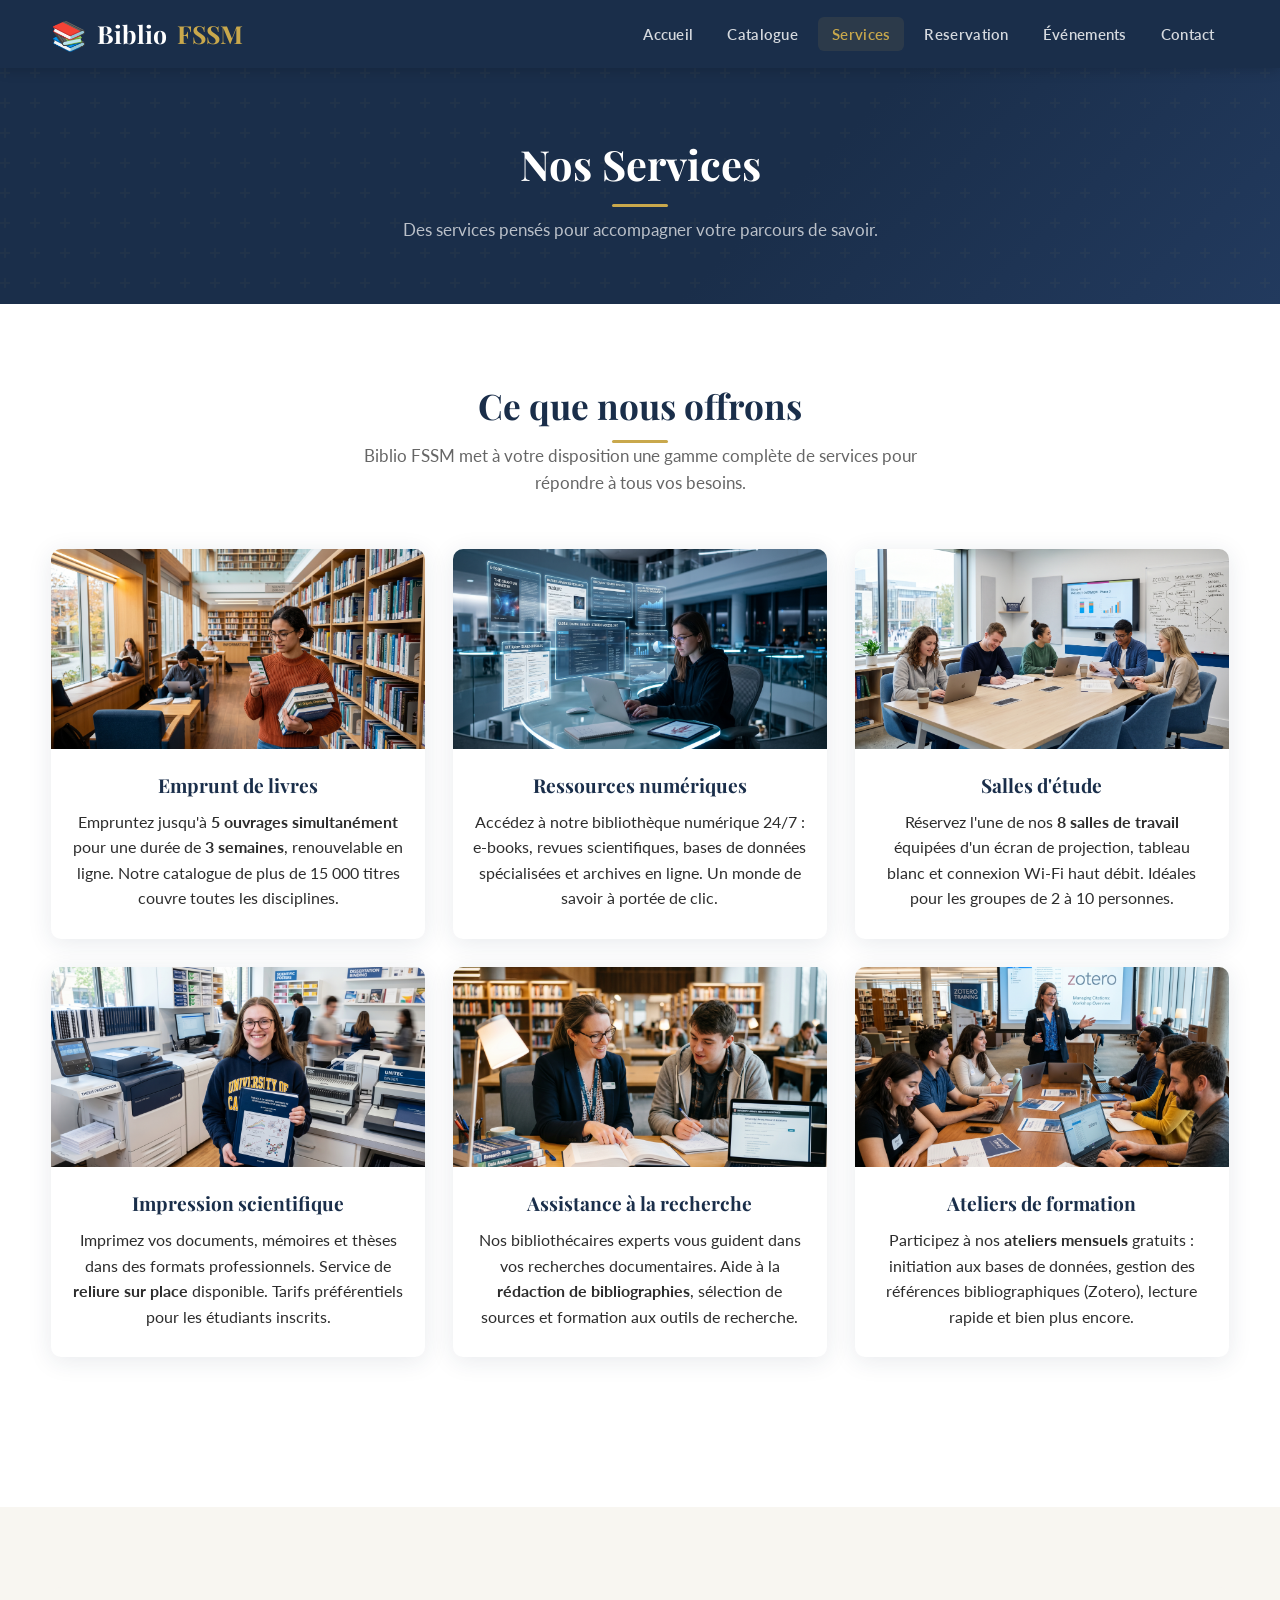
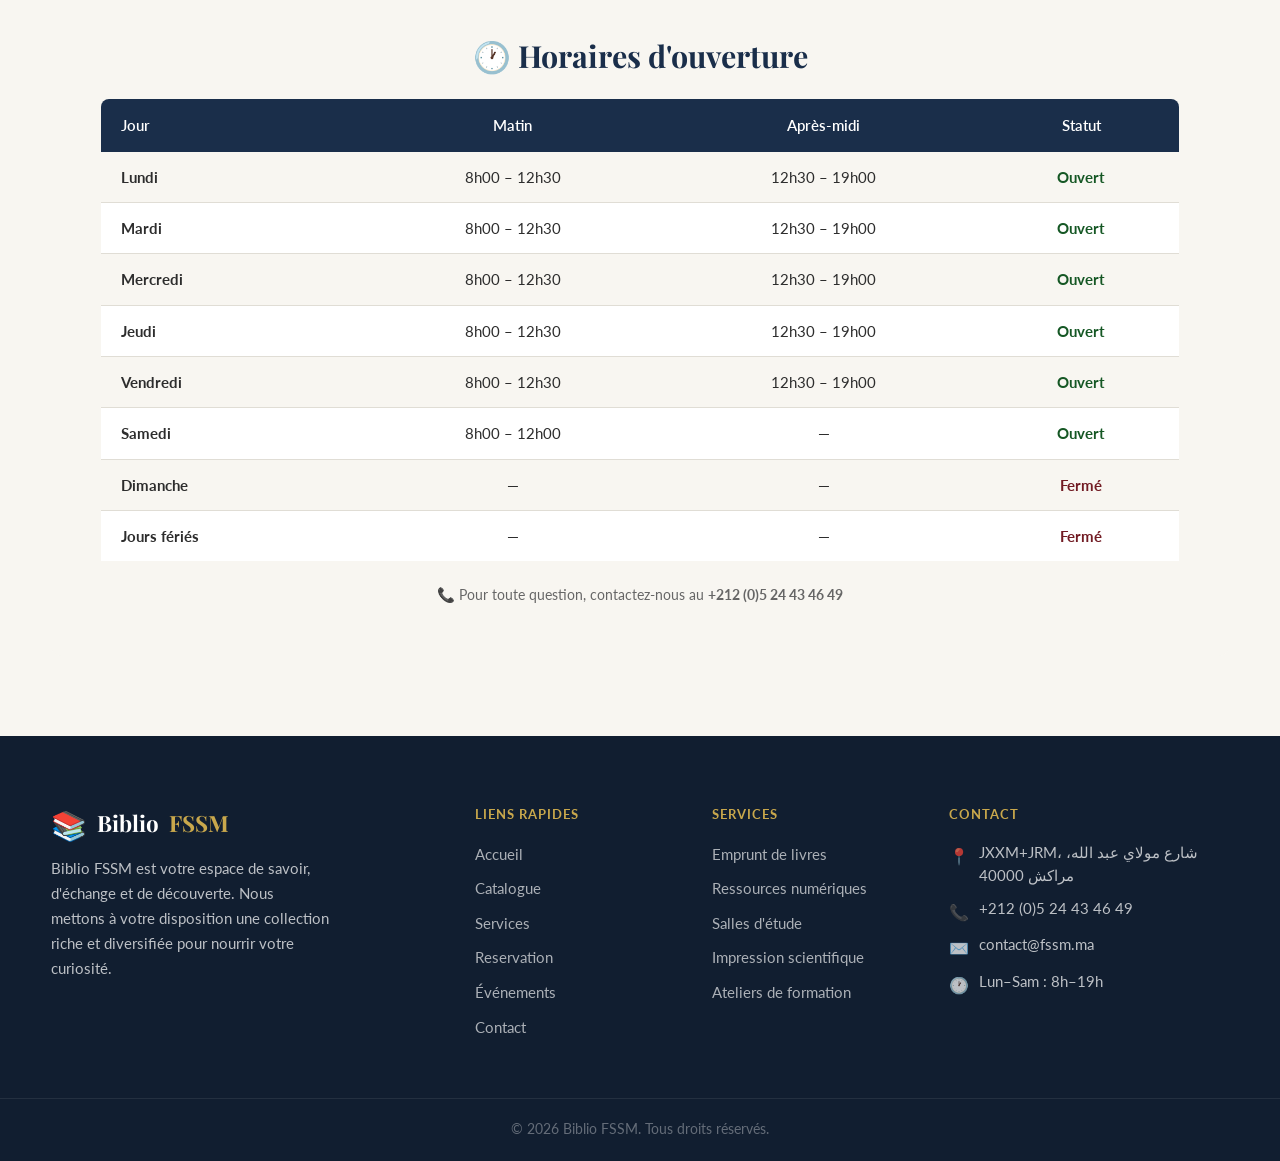
<file: services.html>
<!DOCTYPE html>
<html lang="fr">
<head>
  <meta charset="UTF-8" />
  <meta name="viewport" content="width=device-width, initial-scale=1.0" />
  <title>Services — Biblio FSSM</title>
  <link rel="preconnect" href="https://fonts.googleapis.com" />
  <link rel="preconnect" href="https://fonts.gstatic.com" crossorigin />
  <link href="https://fonts.googleapis.com/css2?family=Playfair+Display:wght@400;600;700&family=Lato:wght@300;400;600;700&display=swap" rel="stylesheet" />
  <link rel="stylesheet" href="css/style.css" />
</head>
<body>

  <!-- ── NAVBAR ── -->
  <nav class="navbar" role="navigation" aria-label="Navigation principale">
    <div class="nav-container">
      <a href="index.html" class="nav-logo" aria-label="Biblio FSSM — Accueil">
        <span class="logo-icon">📚</span>
        Biblio<span>FSSM</span>
      </a>
      <button class="hamburger" id="hamburger" aria-label="Ouvrir le menu" aria-expanded="false">
        <span></span><span></span><span></span>
      </button>
      <ul class="nav-links" id="navLinks" role="list">
        <li><a href="index.html">Accueil</a></li>
        <li><a href="catalogue.html">Catalogue</a></li>
        <li><a href="services.html">Services</a></li>
        <li><a href="reservation.html">Reservation</a></li>
        <li><a href="evenements.html">Événements</a></li>
        <li><a href="contact.html">Contact</a></li>
      </ul>
    </div>
  </nav>

  <!-- ── PAGE HEADER ── -->
  <header class="page-header">
    <h1>Nos Services</h1>
    <div class="gold-line"></div>
    <p>Des services pensés pour accompagner votre parcours de savoir.</p>
  </header>

  <!-- ── SERVICES GRID ── -->
  <section class="section">
    <div class="container">

      <div class="section-header">
        <h2>Ce que nous offrons</h2>
        <div class="gold-line"></div>
        <p>Biblio FSSM met à votre disposition une gamme complète de services pour répondre à tous vos besoins.</p>
      </div>

      <div class="services-grid">

        <!-- Service 1 — Book Borrowing -->
        <div class="service-card" >
          <div class="service-image" aria-hidden="true"><img src="images/service/Emprunt de livres.jpeg" alt="Emprunt de livres"></div>
          <div class="service-content">
            <h3>Emprunt de livres</h3>
            <p>Empruntez jusqu'à <strong>5 ouvrages simultanément</strong> pour une durée de <strong>3 semaines</strong>, renouvelable en ligne. Notre catalogue de plus de 15 000 titres couvre toutes les disciplines.</p>
          </div>
        </div>

        <!-- Service 2 — Digital Resources -->
        <div class="service-card">
          <div class="service-image" aria-hidden="true"><img src="images/service/Ressources numériques.jpeg" alt="Ressources numériques"></div>
          <div class="service-content">
            <h3>Ressources numériques</h3>
            <p>Accédez à notre bibliothèque numérique 24/7 : e-books, revues scientifiques, bases de données spécialisées et archives en ligne. Un monde de savoir à portée de clic.</p>
          </div>
        </div>

        <!-- Service 3 — Study Rooms -->
        <div class="service-card">
          <div class="service-image" aria-hidden="true"><img src="images/service/Salles d'étude.jpeg" alt="Salles d'étude"></div>
          <div class="service-content">
            <h3>Salles d'étude</h3>
            <p>Réservez l'une de nos <strong>8 salles de travail</strong> équipées d'un écran de projection, tableau blanc et connexion Wi-Fi haut débit. Idéales pour les groupes de 2 à 10 personnes.</p>
          </div>
        </div>

        <!-- Service 4 — Scientific Printing -->
        <div class="service-card">
          <div class="service-image" aria-hidden="true"><img src="images/service/Impression scientifique.jpeg" alt="Impression scientifique"></div>
          <div class="service-content">
            <h3>Impression scientifique</h3>
            <p>Imprimez vos documents, mémoires et thèses dans des formats professionnels. Service de <strong>reliure sur place</strong> disponible. Tarifs préférentiels pour les étudiants inscrits.</p>
          </div>
        </div>

        <!-- Service 5 — Research Assistance -->
        <div class="service-card">
          <div class="service-image" aria-hidden="true"><img src="images/service/Assistance à la recherche.jpeg" alt="Assistance à la recherche"></div>
          <div class="service-content">
            <h3>Assistance à la recherche</h3>
            <p>Nos bibliothécaires experts vous guident dans vos recherches documentaires. Aide à la <strong>rédaction de bibliographies</strong>, sélection de sources et formation aux outils de recherche.</p>
          </div>
        </div>

        <!-- Service 6 — Training Workshops -->
        <div class="service-card">
          <div class="service-image" aria-hidden="true"><img src="images/service/Ateliers de formation.jpeg" alt="Ateliers de formation"></div>
          <div class="service-content">
            <h3>Ateliers de formation</h3>
            <p>Participez à nos <strong>ateliers mensuels</strong> gratuits : initiation aux bases de données, gestion des références bibliographiques (Zotero), lecture rapide et bien plus encore.</p>
          </div>
        </div>

      </div><!-- /services-grid -->

    </div>
  </section>

  <!-- ── OPENING HOURS TABLE ── -->
  <section class="section" style="background: var(--off-white);">
    <div class="container">
      <div class="hours-section">
        <h2>🕐 Horaires d'ouverture</h2>

        <table class="hours-table" aria-label="Horaires d'ouverture de la bibliothèque">
          <thead>
            <tr>
              <th scope="col">Jour</th>
              <th scope="col">Matin</th>
              <th scope="col">Après-midi</th>
              <th scope="col">Statut</th>
            </tr>
          </thead>
          <tbody>
            <tr>
              <td><strong>Lundi</strong></td>
              <td>8h00 – 12h30</td>
              <td>12h30 – 19h00</td>
              <td><span class="hours-open">Ouvert</span></td>
            </tr>
            <tr>
              <td><strong>Mardi</strong></td>
              <td>8h00 – 12h30</td>
              <td>12h30 – 19h00</td>
              <td><span class="hours-open">Ouvert</span></td>
            </tr>
            <tr>
              <td><strong>Mercredi</strong></td>
              <td>8h00 – 12h30</td>
              <td>12h30 – 19h00</td>
              <td><span class="hours-open">Ouvert</span></td>
            </tr>
            <tr>
              <td><strong>Jeudi</strong></td>
              <td>8h00 – 12h30</td>
              <td>12h30 – 19h00</td>
              <td><span class="hours-open">Ouvert</span></td>
            </tr>
            <tr>
              <td><strong>Vendredi</strong></td>
              <td>8h00 – 12h30</td>
              <td>12h30 – 19h00</td>
              <td><span class="hours-open">Ouvert</span></td>
            </tr>
            <tr>
              <td><strong>Samedi</strong></td>
              <td>8h00 – 12h00</td>
              <td>—</td>
              <td><span class="hours-open">Ouvert</span></td>
            </tr>
            <tr>
              <td><strong>Dimanche</strong></td>
              <td>—</td>
              <td>—</td>
              <td><span class="hours-closed">Fermé</span></td>
            </tr>
            <tr>
              <td><strong>Jours fériés</strong></td>
              <td>—</td>
              <td>—</td>
              <td><span class="hours-closed">Fermé</span></td>
            </tr>
          </tbody>
        </table>

        <p style="text-align:center; margin-top:22px; color:var(--text-light); font-size:0.9rem;">
          📞 Pour toute question, contactez-nous au <strong>+212 (0)5 24 43 46 49</strong>
        </p>
      </div>
    </div>
  </section>

  <!-- ── FOOTER ── -->
  <footer class="footer" role="contentinfo">
    <div class="container">
      <div class="footer-grid">
        <div class="footer-brand">
          <div class="nav-logo" style="margin-bottom:14px;">
            <span class="logo-icon">📚</span> Biblio<span>FSSM</span>
          </div>
          <p>Biblio FSSM est votre espace de savoir, d'échange et de découverte. Nous mettons à votre disposition une collection riche et diversifiée pour nourrir votre curiosité.</p>
        </div>
        <div>
          <h4>Liens rapides</h4>
          <ul>
            <li><a href="index.html">Accueil</a></li>
            <li><a href="catalogue.html">Catalogue</a></li>
            <li><a href="services.html">Services</a></li>
            <li><a href="reservation.html">Reservation</a></li>
            <li><a href="evenements.html">Événements</a></li>
            <li><a href="contact.html">Contact</a></li>
          </ul>
        </div>
        <div>
          <h4>Services</h4>
          <ul>
            <li><a href="services.html">Emprunt de livres</a></li>
            <li><a href="services.html">Ressources numériques</a></li>
            <li><a href="services.html">Salles d'étude</a></li>
            <li><a href="services.html">Impression scientifique</a></li>
            <li><a href="services.html">Ateliers de formation</a></li>
          </ul>
        </div>
        <div>
          <h4>Contact</h4>
          <ul class="footer-contact">
            <li><span class="icon">📍</span><span>JXXM+JRM، شارع مولاي عبد الله، مراكش 40000</span></li>
            <li><span class="icon">📞</span><span>+212 (0)5 24 43 46 49</span></li>
            <li><span class="icon">✉️</span><span>contact@fssm.ma</span></li>
            <li><span class="icon">🕐</span><span>Lun–Sam : 8h–19h</span></li>
          </ul>
        </div>
      </div>
    </div>
    <div class="footer-bottom">
      <p>&copy; 2026 Biblio FSSM. Tous droits réservés.</p>
    </div>
  </footer>

  <button id="scrollTop" aria-label="Retour en haut">&#8679;</button>
  <script src="js/main.js"></script>
</body>
</html>
</file>
<file: css/style.css>
/* ============================================================
   BiblioHub — Main Stylesheet
   Color scheme: Dark Blue #1a2e4a | Gold #c9a84c | White #fff
   Fonts: Playfair Display (headings) + Lato (body)
   ============================================================ */

/* ── CSS Custom Properties ── */
:root {
  --blue:       #1a2e4a;
  --blue-light: #223a5e;
  --blue-dark:  #111e30;
  --gold:       #c9a84c;
  --gold-light: #e0c06a;
  --gold-dark:  #a8883a;
  --white:      #ffffff;
  --off-white:  #f8f6f1;
  --text:       #2d2d2d;
  --text-light: #666666;
  --border:     #e0ddd5;
  --shadow:     0 4px 24px rgba(26,46,74,0.10);
  --radius:     10px;
  --transition: 0.3s ease;
}

/* ── Reset & Base ── */
*, *::before, *::after { box-sizing: border-box; margin: 0; padding: 0; }

html { scroll-behavior: smooth; font-size: 16px; }

body {
  font-family: 'Lato', sans-serif;
  color: var(--text);
  background: var(--white);
  line-height: 1.6;
}

h1, h2, h3, h4, h5 {
  font-family: 'Playfair Display', serif;
  line-height: 1.25;
}

a { text-decoration: none; color: inherit; }
ul { list-style: none; }
img { max-width: 100%; display: block; }

/* ── Utility ── */
.container {
  width: 92%;
  max-width: 1200px;
  margin: 0 auto;
}

.section { padding: 80px 0; }

.section-header {
  text-align: center;
  margin-bottom: 52px;
}

.section-header h2 {
  font-size: 2.2rem;
  color: var(--blue);
  margin-bottom: 10px;
}

.section-header p {
  color: var(--text-light);
  font-size: 1.05rem;
  max-width: 560px;
  margin: 0 auto;
}

.gold-line {
  width: 56px;
  height: 3px;
  background: var(--gold);
  margin: 12px auto 0;
  border-radius: 2px;
}

.badge {
  display: inline-block;
  padding: 3px 10px;
  border-radius: 20px;
  font-size: 0.72rem;
  font-weight: 700;
  letter-spacing: 0.04em;
  text-transform: uppercase;
}

.badge-available  { background: #d4edda; color: #155724; }
.badge-reserved   { background: #fff3cd; color: #856404; }
.badge-unavailable{ background: #f8d7da; color: #721c24; }

/* ── Buttons ── */
.btn {
  display: inline-block;
  padding: 13px 30px;
  border-radius: var(--radius);
  font-family: 'Lato', sans-serif;
  font-size: 0.95rem;
  font-weight: 700;
  cursor: pointer;
  border: 2px solid transparent;
  transition: all var(--transition);
}

.btn-primary {
  background: var(--gold);
  color: var(--blue);
  border-color: var(--gold);
}
.btn-primary:hover {
  background: var(--gold-dark);
  border-color: var(--gold-dark);
  transform: translateY(-2px);
  box-shadow: 0 6px 20px rgba(201,168,76,0.35);
}

.btn-outline {
  background: transparent;
  color: var(--white);
  border-color: var(--white);
}
.btn-outline:hover {
  background: var(--white);
  color: var(--blue);
  transform: translateY(-2px);
}

/* ============================================================
   NAVBAR
   ============================================================ */
.navbar {
  position: sticky;
  top: 0;
  z-index: 1000;
  background: var(--blue);
  box-shadow: 0 2px 12px rgba(0,0,0,0.18);
}

.nav-container {
  display: flex;
  align-items: center;
  justify-content: space-between;
  height: 68px;
  width: 92%;
  max-width: 1200px;
  margin: 0 auto;
}

/* Logo */
.nav-logo {
  display: flex;
  align-items: center;
  gap: 10px;
  font-family: 'Playfair Display', serif;
  font-size: 1.55rem;
  font-weight: 700;
  color: var(--white);
}

.nav-logo .logo-icon {
  font-size: 1.8rem;
  line-height: 1;
}

.nav-logo span { color: var(--gold); }

/* Nav links */
.nav-links {
  display: flex;
  align-items: center;
  gap: 6px;
}

.nav-links a {
  padding: 8px 14px;
  border-radius: 6px;
  font-size: 0.93rem;
  font-weight: 600;
  color: rgba(255,255,255,0.82);
  transition: all var(--transition);
  letter-spacing: 0.02em;
}

.nav-links a:hover,
.nav-links a.active {
  color: var(--gold);
  background: rgba(201,168,76,0.10);
}

/* Hamburger */
.hamburger {
  display: none;
  flex-direction: column;
  gap: 5px;
  cursor: pointer;
  padding: 4px;
  background: none;
  border: none;
  z-index: 1100;
}

.hamburger span {
  display: block;
  width: 26px;
  height: 2px;
  background: var(--white);
  border-radius: 2px;
  transition: all var(--transition);
}

/* Hamburger open state */
.hamburger.open span:nth-child(1) { transform: translateY(7px) rotate(45deg); }
.hamburger.open span:nth-child(2) { opacity: 0; }
.hamburger.open span:nth-child(3) { transform: translateY(-7px) rotate(-45deg); }

/* ============================================================
   PAGE HEADER BANNER (inner pages)
   ============================================================ */
.page-header {
  background: linear-gradient(135deg, var(--blue) 60%, var(--blue-light) 100%);
  padding: 70px 0 60px;
  text-align: center;
  position: relative;
  overflow: hidden;
}

.page-header::before {
  content: '';
  position: absolute;
  inset: 0;
  background: url("data:image/svg+xml,%3Csvg width='60' height='60' viewBox='0 0 60 60' xmlns='http://www.w3.org/2000/svg'%3E%3Cg fill='none' fill-rule='evenodd'%3E%3Cg fill='%23c9a84c' fill-opacity='0.04'%3E%3Cpath d='M36 34v-4h-2v4h-4v2h4v4h2v-4h4v-2h-4zm0-30V0h-2v4h-4v2h4v4h2V6h4V4h-4zM6 34v-4H4v4H0v2h4v4h2v-4h4v-2H6zM6 4V0H4v4H0v2h4v4h2V6h4V4H6z'/%3E%3C/g%3E%3C/g%3E%3C/svg%3E");
}

.page-header h1 {
  font-size: 2.6rem;
  color: var(--white);
  position: relative;
}

.page-header p {
  color: rgba(255,255,255,0.70);
  margin-top: 10px;
  font-size: 1.05rem;
  position: relative;
}

.page-header .gold-line { margin: 14px auto 0; }

/* ============================================================
   HERO SECTION
   ============================================================ */
.hero {
  background: linear-gradient(135deg, var(--blue-dark) 0%, var(--blue) 55%, var(--blue-light) 100%);
  min-height: 92vh;
  display: flex;
  align-items: center;
  position: relative;
  overflow: hidden;
}

.hero::before {
  content: '';
  position: absolute;
  width: 600px;
  height: 600px;
  border-radius: 50%;
  background: rgba(201,168,76,0.06);
  top: -150px;
  right: -150px;
}

.hero::after {
  content: '';
  position: absolute;
  width: 350px;
  height: 350px;
  border-radius: 50%;
  background: rgba(201,168,76,0.04);
  bottom: -80px;
  left: -60px;
}

.hero-inner {
  display: grid;
  grid-template-columns: 1fr 1fr;
  align-items: center;
  gap: 60px;
  width: 92%;
  max-width: 1200px;
  margin: 0 auto;
  padding: 80px 0;
  position: relative;
  z-index: 1;
}

.hero-tag {
  display: inline-block;
  background: rgba(201,168,76,0.15);
  color: var(--gold);
  border: 1px solid rgba(201,168,76,0.30);
  padding: 5px 16px;
  border-radius: 20px;
  font-size: 0.82rem;
  font-weight: 700;
  letter-spacing: 0.08em;
  text-transform: uppercase;
  margin-bottom: 20px;
}

.hero-content h1 {
  font-size: 3.4rem;
  color: var(--white);
  margin-bottom: 20px;
  line-height: 1.15;
}

.hero-content h1 span { color: var(--gold); }

.hero-content p {
  color: rgba(255,255,255,0.72);
  font-size: 1.1rem;
  margin-bottom: 36px;
  max-width: 460px;
}

.hero-cta { display: flex; gap: 16px; flex-wrap: wrap; }

/* Floating book illustration */
.hero-visual {
  display: flex;
  justify-content: center;
  align-items: center;
}

.book-float {
  font-size: 9rem;
  animation: float 3.5s ease-in-out infinite;
  filter: drop-shadow(0 20px 40px rgba(201,168,76,0.25));
  line-height: 1;
}

@keyframes float {
  0%, 100% { transform: translateY(0) rotate(-3deg); }
  50%       { transform: translateY(-22px) rotate(3deg); }
}

/* ============================================================
   STATS SECTION
   ============================================================ */
.stats { background: var(--off-white); }

.stats-grid {
  display: grid;
  grid-template-columns: repeat(4, 1fr);
  gap: 28px;
}

.stat-card {
  background: var(--white);
  border-radius: var(--radius);
  padding: 38px 24px;
  text-align: center;
  box-shadow: var(--shadow);
  transition: transform var(--transition);
  border-top: 4px solid var(--gold);
}

.stat-card:hover { transform: translateY(-6px); }

.stat-icon { font-size: 2.4rem; margin-bottom: 14px; }

.stat-number {
  font-family: 'Playfair Display', serif;
  font-size: 2.6rem;
  font-weight: 700;
  color: var(--blue);
  line-height: 1;
}

.stat-label {
  color: var(--text-light);
  font-size: 0.88rem;
  margin-top: 6px;
  text-transform: uppercase;
  letter-spacing: 0.06em;
  font-weight: 600;
}

/* ============================================================
   BOOK SLIDER / CAROUSEL
   ============================================================ */
.slider-section { background: var(--white); }

.slider-wrapper { position: relative; }

.slider {
  overflow: hidden;
  border-radius: var(--radius);
  box-shadow: var(--shadow);
}

.slider-track {
  display: flex;
  transition: transform 0.55s cubic-bezier(0.4, 0, 0.2, 1);
}

.slide {
  min-width: 100%;
  background: linear-gradient(135deg, var(--blue) 0%, var(--blue-light) 100%);
  display: flex;
  align-items: center;
  gap: 60px;
  padding: 60px 70px;
  color: var(--white);
}

.slide-emoji { font-size: 7rem; flex-shrink: 0; }

.slide-content { flex: 1; }

.slide-category {
  display: inline-block;
  background: rgba(201,168,76,0.18);
  color: var(--gold);
  border: 1px solid rgba(201,168,76,0.30);
  padding: 4px 14px;
  border-radius: 16px;
  font-size: 0.78rem;
  font-weight: 700;
  text-transform: uppercase;
  letter-spacing: 0.07em;
  margin-bottom: 14px;
}

.slide-content h3 {
  font-size: 1.9rem;
  margin-bottom: 8px;
}

.slide-author { color: var(--gold); font-weight: 600; margin-bottom: 14px; }

.slide-desc { color: rgba(255,255,255,0.72); font-size: 0.97rem; line-height: 1.65; }

/* Slider controls */
.slider-btn {
  position: absolute;
  top: 50%;
  transform: translateY(-50%);
  background: var(--gold);
  color: var(--blue);
  border: none;
  width: 46px;
  height: 46px;
  border-radius: 50%;
  font-size: 1.1rem;
  font-weight: 700;
  cursor: pointer;
  transition: all var(--transition);
  z-index: 10;
  display: flex;
  align-items: center;
  justify-content: center;
}

.slider-btn:hover { background: var(--gold-dark); transform: translateY(-50%) scale(1.08); }
.slider-btn.prev { left: -22px; }
.slider-btn.next { right: -22px; }

.slider-dots {
  display: flex;
  justify-content: center;
  gap: 8px;
  margin-top: 22px;
}

.dot {
  width: 10px;
  height: 10px;
  border-radius: 50%;
  background: var(--border);
  cursor: pointer;
  transition: all var(--transition);
  border: none;
}

.dot.active { background: var(--gold); transform: scale(1.3); }

/* ============================================================
   NEW ARRIVALS (Book Cards)
   ============================================================ */
.arrivals { background: var(--off-white); }

.books-grid {
  display: grid;
  grid-template-columns: repeat(4, 1fr);
  gap: 26px;
}

.book-card {
  background: var(--white);
  border-radius: var(--radius);
  overflow: hidden;
  box-shadow: var(--shadow);
  transition: all var(--transition);
  display: flex;
  flex-direction: column;
}

.book-card:hover {
  transform: translateY(-7px);
  box-shadow: 0 12px 36px rgba(26,46,74,0.15);
}

.book-cover {
  padding: 0;
  width: 100%;
  position: relative;
}

.book-body { padding: 20px; flex: 1; display: flex; flex-direction: column; }

.book-category {
  font-size: 0.73rem;
  font-weight: 700;
  color: var(--gold-dark);
  text-transform: uppercase;
  letter-spacing: 0.06em;
  margin-bottom: 6px;
}

.book-title {
  font-family: 'Playfair Display', serif;
  font-size: 1.05rem;
  color: var(--blue);
  margin-bottom: 4px;
  line-height: 1.3;
}

.book-author { color: var(--text-light); font-size: 0.87rem; margin-bottom: 14px; }

.book-footer {
  display: flex;
  align-items: center;
  justify-content: space-between;
  margin-top: auto;
  flex-wrap: wrap;
  gap: 6px;
}

/* ============================================================
   FOOTER
   ============================================================ */
.footer {
  background: var(--blue-dark);
  color: rgba(255,255,255,0.72);
  padding: 70px 0 0;
}

.footer-grid {
  display: grid;
  grid-template-columns: 2fr 1fr 1fr 1.5fr;
  gap: 50px;
  padding-bottom: 50px;
}

.footer-brand .nav-logo { font-size: 1.4rem; margin-bottom: 14px; }

.footer-brand p { font-size: 0.92rem; line-height: 1.7; max-width: 280px; }

.footer h4 {
  font-family: 'Lato', sans-serif;
  font-size: 0.82rem;
  font-weight: 700;
  color: var(--gold);
  text-transform: uppercase;
  letter-spacing: 0.08em;
  margin-bottom: 18px;
}

.footer ul li { margin-bottom: 9px; }

.footer ul li a {
  color: rgba(255,255,255,0.65);
  font-size: 0.92rem;
  transition: color var(--transition);
}

.footer ul li a:hover { color: var(--gold); }

.footer-contact li {
  display: flex;
  gap: 10px;
  font-size: 0.92rem;
  margin-bottom: 10px;
}

.footer-contact .icon { font-size: 1rem; flex-shrink: 0; margin-top: 2px; }

.footer-bottom {
  border-top: 1px solid rgba(255,255,255,0.08);
  padding: 20px 0;
  text-align: center;
  font-size: 0.85rem;
  color: rgba(255,255,255,0.35);
}

/* ============================================================
   SCROLL-TO-TOP BUTTON
   ============================================================ */
#scrollTop {
  position: fixed;
  bottom: 30px;
  right: 30px;
  background: var(--gold);
  color: var(--blue);
  border: none;
  width: 46px;
  height: 46px;
  border-radius: 50%;
  font-size: 1.1rem;
  cursor: pointer;
  box-shadow: 0 4px 16px rgba(201,168,76,0.40);
  transition: all var(--transition);
  opacity: 0;
  visibility: hidden;
  z-index: 999;
  display: flex;
  align-items: center;
  justify-content: center;
}

#scrollTop.visible { opacity: 1; visibility: visible; }
#scrollTop:hover { background: var(--gold-dark); transform: translateY(-3px); }

/* ============================================================
   CATALOGUE PAGE
   ============================================================ */
.catalogue-controls {
  display: flex;
  flex-direction: column;
  gap: 24px;
  margin-bottom: 40px;
}

.search-box {
  position: relative;
  max-width: 520px;
}

.search-box input {
  width: 100%;
  padding: 14px 20px 14px 48px;
  border: 2px solid var(--border);
  border-radius: 30px;
  font-family: 'Lato', sans-serif;
  font-size: 0.97rem;
  color: var(--text);
  background: var(--white);
  transition: border-color var(--transition);
  outline: none;
}

.search-box input:focus { border-color: var(--gold); }

.search-icon {
  position: absolute;
  left: 16px;
  top: 50%;
  transform: translateY(-50%);
  font-size: 1.1rem;
  pointer-events: none;
}

.filter-buttons {
  display: flex;
  flex-wrap: wrap;
  gap: 10px;
}

.filter-btn {
  padding: 8px 20px;
  border-radius: 24px;
  border: 2px solid var(--border);
  background: var(--white);
  color: var(--text-light);
  font-family: 'Lato', sans-serif;
  font-size: 0.88rem;
  font-weight: 600;
  cursor: pointer;
  transition: all var(--transition);
}

.filter-btn:hover,
.filter-btn.active {
  background: var(--blue);
  border-color: var(--blue);
  color: var(--white);
}

/* Catalogue grid */
.catalogue-grid {
  display: grid;
  grid-template-columns: repeat(4, 1fr);
  gap: 24px;
}

.no-results {
  grid-column: 1 / -1;
  text-align: center;
  padding: 60px 0;
  color: var(--text-light);
  font-size: 1.05rem;
}

/* ============================================================
   SERVICES PAGE
   ============================================================ */
.services-grid {
  display: grid;
  grid-template-columns: repeat(3, 1fr);
  gap: 28px;
  margin-bottom: 70px;
}

.service-card {
  background: var(--white);
  border-radius: var(--radius);
  
  text-align: center;
  box-shadow: var(--shadow);
  transition: all var(--transition);
  border-bottom: 4px solid transparent;

}

.service-card:hover {
  transform: translateY(-7px);
  border-bottom-color: var(--gold);
  box-shadow: 0 14px 40px rgba(26,46,74,0.12);
}

.service-image img {
  width: 100%;
  height: 200px;
  object-fit: cover; 
  border-top-left-radius: var(--radius);
  border-top-right-radius: var(--radius);
}
.service-content {
  padding: 24px 20px;
  display: flex;
  flex-direction: column;
  gap: 12px;
}
.service-content h3 {
  font-size: 1.2rem;
  color: var(--blue);
}

/* Hours table */
.hours-section { background: var(--off-white); border-radius: var(--radius); padding: 50px; }

.hours-section h2 {
  font-size: 1.9rem;
  color: var(--blue);
  margin-bottom: 24px;
  text-align: center;
}

.hours-table {
  width: 100%;
  border-collapse: collapse;
  font-size: 0.95rem;
}

.hours-table th {
  background: var(--blue);
  color: var(--white);
  padding: 14px 20px;
  text-align: center;
  font-weight: 600;
  font-family: 'Lato', sans-serif;
}

.hours-table th:first-child {
  border-radius: 8px 0 0 0;
  text-align: left;
}
.hours-table th:last-child  { border-radius: 0 8px 0 0; }

.hours-table th:first-child {
  text-align: left;
}

.hours-table td {
  padding: 13px 20px;
  border-bottom: 1px solid var(--border);
  color: var(--text);
  text-align: center;
}
.hours-table td:first-child {
  text-align: left;
}

.hours-table tr:last-child td { border-bottom: none; }

.hours-table tr:nth-child(even) td { background: var(--white); }

.hours-open  { color: #155724; font-weight: 700; }
.hours-closed { color: #721c24; font-weight: 700; }

/* ============================================================
   RESERVATION PAGE
   ============================================================ */

.reservation-container {
  display: grid;
  grid-template-columns: 1.5fr 1fr;
  gap: 50px;
  align-items: start;
  margin: 10px 34px;
}

.reservation-form-card {
  background-color: var(--off-white);
  padding: 24px 28px;
  border-radius: var(--radius);
  border-color: var(--border);
  box-shadow: var(--shadow);
}

.reservation-form-card h2 {
  font-size: 1.7rem;
  margin-bottom: 8px;
}
.reservation-form-card > p {
  color: rgba(45,45,45,0.65);
  font-size: 0.93rem;
  margin-bottom: 32px;
}
.zones-card {
  background: var(--blue);
  border-radius: var(--radius);
  padding: 44px 36px;
  color: var(--white);
}

.zones-card h3 {
  margin-bottom: 20px;
  color: var(--gold-dark);
}

/* LIST */
.zones-list {
  list-style: none;
  padding: 0;
  margin: 0;
  border-left: 2px solid var(--gold);
}

/* ITEM */
.zones-list li {
  display: flex;
  gap: 12px;
  margin-bottom: 20px;
  position: relative;
  padding-left: 15px;
}

/* DOT */
.dot {
  width: 10px;
  height: 10px;
  background: var(--gold-light);
  border-radius: 50%;
  position: absolute;
  left: -6px;
  top: 10px;
}

/* HEADER */
.zones-list strong {
  margin-left: -2px;
  color: var(--white);
  font-family: 'Times New Roman', Times, serif;
}

/* TEXT */
.zones-list p {
  margin: 5px 5px;
  font-size: 0.9rem;
  color: var(--text-light);
}

/* ============================================================
   EVENTS PAGE
   ============================================================ */
.events-grid {
  display: grid;
  grid-template-columns: repeat(3, 1fr);
  gap: 28px;
}

.event-card {
  background: var(--white);
  border-radius: var(--radius);
  overflow: hidden;
  box-shadow: var(--shadow);
  display: flex;
  flex-direction: column;
  transition: all var(--transition);
}

.event-card:hover {
  transform: translateY(-6px);
  box-shadow: 0 14px 40px rgba(26,46,74,0.14);
}

.event-header {
  display: flex;
  align-items: stretch;
}

.event-date {
  background: var(--blue);
  color: var(--white);
  padding: 18px 22px;
  text-align: center;
  display: flex;
  flex-direction: column;
  min-width: 80px;
}

.event-date .day {
  font-family: 'Playfair Display', serif;
  font-size: 2rem;
  font-weight: 700;
  line-height: 1;
}

.event-date .month {
  font-size: 0.75rem;
  font-weight: 700;
  color: var(--gold);
  margin-top: 5px;
}

/* Color variants for event cards */
.event-card:nth-child(2) .event-date { background: #2a5298; }
.event-card:nth-child(3) .event-date { background: #1a6b4a; }
.event-card:nth-child(4) .event-date { background: #7b3fa0; }
.event-card:nth-child(5) .event-date { background: #c0392b; }
.event-card:nth-child(6) .event-date { background: #d35400; }

.event-title-block {
  padding: 16px 20px;
  background: var(--off-white);
  display: flex;
  align-items: center;
  flex: 1;
}

.event-title-block h3 {
  font-size: 1.05rem;
  color: var(--blue);
}

.event-body {
  padding: 20px;
  flex: 1;
  display: flex;
  flex-direction: column;
}

.event-body p { color: var(--text-light); font-size: 0.9rem; line-height: 1.6; flex: 1; }

.event-meta {
  display: flex;
  flex-direction: column;
  gap: 6px;
  margin-top: 16px;
  padding-top: 16px;
  border-top: 1px solid var(--border);
}

.event-meta span {
  font-size: 0.83rem;
  color: var(--text-light);
  display: flex;
  align-items: center;
  gap: 6px;
}

/* ============================================================
   CONTACT PAGE
   ============================================================ */
.contact-layout {
  display: grid;
  grid-template-columns: 1fr 1.6fr;
  gap: 50px;
  align-items: start;
}

.contact-info-card {
  background: var(--blue);
  border-radius: var(--radius);
  padding: 44px 36px;
  color: var(--white);
}

.contact-info-card h2 {
  font-size: 1.7rem;
  margin-bottom: 8px;
}

.contact-info-card > p {
  color: rgba(255,255,255,0.65);
  font-size: 0.93rem;
  margin-bottom: 32px;
  line-height: 1.6;
}

.contact-item {
  display: flex;
  gap: 16px;
  margin-bottom: 24px;
  align-items: flex-start;
}

.contact-item .ci-icon {
  font-size: 1.5rem;
  flex-shrink: 0;
  margin-top: 2px;
}

.contact-item h4 {
  font-family: 'Lato', sans-serif;
  font-size: 0.78rem;
  font-weight: 700;
  color: var(--gold);
  text-transform: uppercase;
  letter-spacing: 0.07em;
  margin-bottom: 4px;
}

.contact-item p { color: rgba(255,255,255,0.78); font-size: 0.92rem; line-height: 1.5; }

.contact-hours {
  margin-top: 28px;
  padding-top: 24px;
  border-top: 1px solid rgba(255,255,255,0.12);
}

.contact-hours h4 {
  font-family: 'Lato', sans-serif;
  font-size: 0.78rem;
  font-weight: 700;
  color: var(--gold);
  text-transform: uppercase;
  letter-spacing: 0.07em;
  margin-bottom: 12px;
}

.contact-hours p { font-size: 0.88rem; color: rgba(255,255,255,0.72); margin-bottom: 5px; }

/* Contact form */
.contact-form-card {
  background: var(--white);
  border-radius: var(--radius);
  padding: 44px 40px;
  box-shadow: var(--shadow);
}

.contact-form-card h2 {
  font-size: 1.7rem;
  color: var(--blue);
  margin-bottom: 8px;
}

.contact-form-card > p {
  color: var(--text-light);
  font-size: 0.93rem;
  margin-bottom: 28px;
}

.form-row {
  display: grid;
  grid-template-columns: 1fr 1fr;
  gap: 20px;
}

.form-group {
  display: flex;
  flex-direction: column;
  gap: 6px;
  margin-bottom: 20px;
}

.form-group label {
  font-size: 0.88rem;
  font-weight: 700;
  color: var(--text);
}

.form-group label span { color: var(--gold-dark); margin-left: 2px; }

.form-group input,
.form-group select,
.form-group textarea {
  padding: 12px 16px;
  border: 2px solid var(--border);
  border-radius: 8px;
  font-family: 'Lato', sans-serif;
  font-size: 0.95rem;
  color: var(--text);
  background: var(--white);
  transition: border-color var(--transition);
  outline: none;
  width: 100%;
}

.form-group input:focus,
.form-group select:focus,
.form-group textarea:focus {
  border-color: var(--gold);
  box-shadow: 0 0 0 3px rgba(201,168,76,0.12);
}

.form-group input.error,
.form-group select.error,
.form-group textarea.error { border-color: #dc3545; }

.form-group textarea { resize: vertical; min-height: 130px; }

.field-error {
  font-size: 0.80rem;
  color: #dc3545;
  margin-top: 3px;
  display: none;
}

.field-error.visible { display: block; }

.form-submit { margin-top: 6px; }

/* Success message */
.success-message {
  background: #d4edda;
  color: #155724;
  border: 1px solid #c3e6cb;
  border-radius: 8px;
  padding: 18px 22px;
  text-align: center;
  font-weight: 600;
  font-size: 0.97rem;
  display: none;
  margin-top: 20px;
}

.success-message.visible { display: block; }

/* ============================================================
   RESPONSIVE BREAKPOINTS
   ============================================================ */

/* ── Tablet (≤ 1024px) ── */
@media (max-width: 1024px) {
  .hero-content h1 { font-size: 2.7rem; }
  .book-float { font-size: 7rem; }
  .stats-grid { grid-template-columns: repeat(2, 1fr); }
  .books-grid { grid-template-columns: repeat(2, 1fr); }
  .catalogue-grid { grid-template-columns: repeat(3, 1fr); }
  .footer-grid { grid-template-columns: 1fr 1fr; gap: 36px; }
  .events-grid { grid-template-columns: repeat(2, 1fr); }
  .services-grid { grid-template-columns: repeat(2, 1fr); }
  .contact-layout { grid-template-columns: 1fr; }
}

/* ── Mobile (≤ 768px) ── */
@media (max-width: 768px) {
  .section { padding: 56px 0; }

  /* Navbar */
  .hamburger { display: flex; }

  .nav-links {
    position: fixed;
    top: 0;
    right: -100%;
    width: 75%;
    max-width: 300px;
    height: 100vh;
    background: var(--blue-dark);
    flex-direction: column;
    align-items: flex-start;
    padding: 90px 30px 40px;
    gap: 4px;
    transition: right var(--transition);
    box-shadow: -4px 0 20px rgba(0,0,0,0.25);
  }

  .nav-links.open { right: 0; }
  .nav-links a { width: 100%; padding: 12px 16px; font-size: 1rem; }

  /* Hero */
  .hero-inner {
    grid-template-columns: 1fr;
    text-align: center;
    gap: 36px;
    padding: 60px 0;
  }

  .hero-content h1 { font-size: 2.1rem; }
  .hero-content p { margin: 0 auto 30px; }
  .hero-cta { justify-content: center; }
  .book-float { font-size: 5.5rem; }

  /* Stats */
  .stats-grid { grid-template-columns: repeat(2, 1fr); }

  /* Slider */
  .slide { flex-direction: column; padding: 40px 30px; gap: 24px; text-align: center; }
  .slide-emoji { font-size: 4.5rem; }
  .slide-content h3 { font-size: 1.5rem; }
  .slider-btn.prev { left: 8px; }
  .slider-btn.next { right: 8px; }

  /* Books */
  .books-grid { grid-template-columns: repeat(2, 1fr); }
  .catalogue-grid { grid-template-columns: repeat(2, 1fr); }

  /* Services */
  .services-grid { grid-template-columns: 1fr; }
  .hours-section { padding: 30px 20px; }

  /* Events */
  .events-grid { grid-template-columns: 1fr; }

  /* Contact */
  .form-row { grid-template-columns: 1fr; }
  .contact-form-card { padding: 30px 22px; }

  /* Footer */
  .footer-grid { grid-template-columns: 1fr; gap: 30px; }

  /* Page header */
  .page-header h1 { font-size: 2rem; }
}

/* ── Small Mobile (≤ 480px) ── */
@media (max-width: 480px) {
  .hero-content h1 { font-size: 1.8rem; }
  .stats-grid { grid-template-columns: 1fr 1fr; }
  .books-grid { grid-template-columns: 1fr; }
  .catalogue-grid { grid-template-columns: 1fr; }
  .section-header h2 { font-size: 1.75rem; }
  .slider-btn { width: 36px; height: 36px; font-size: 0.9rem; }
}
</file>
